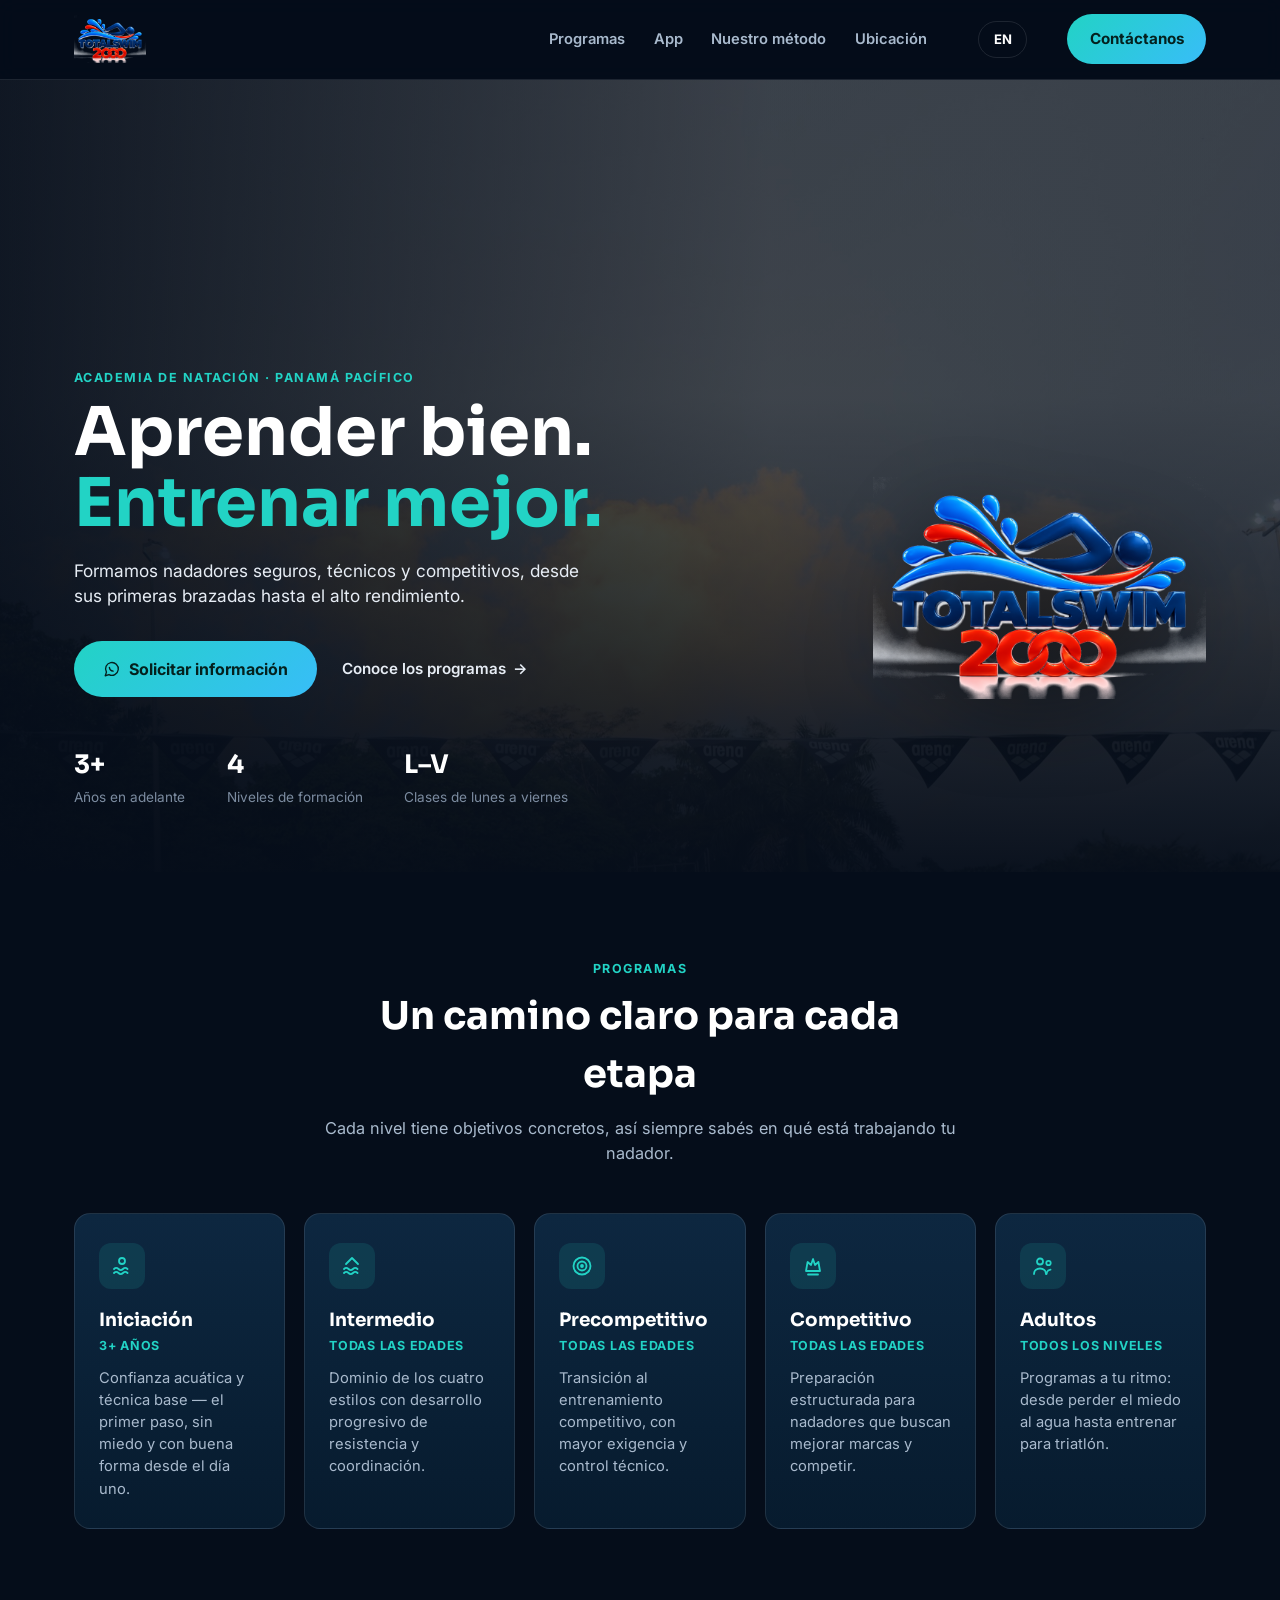
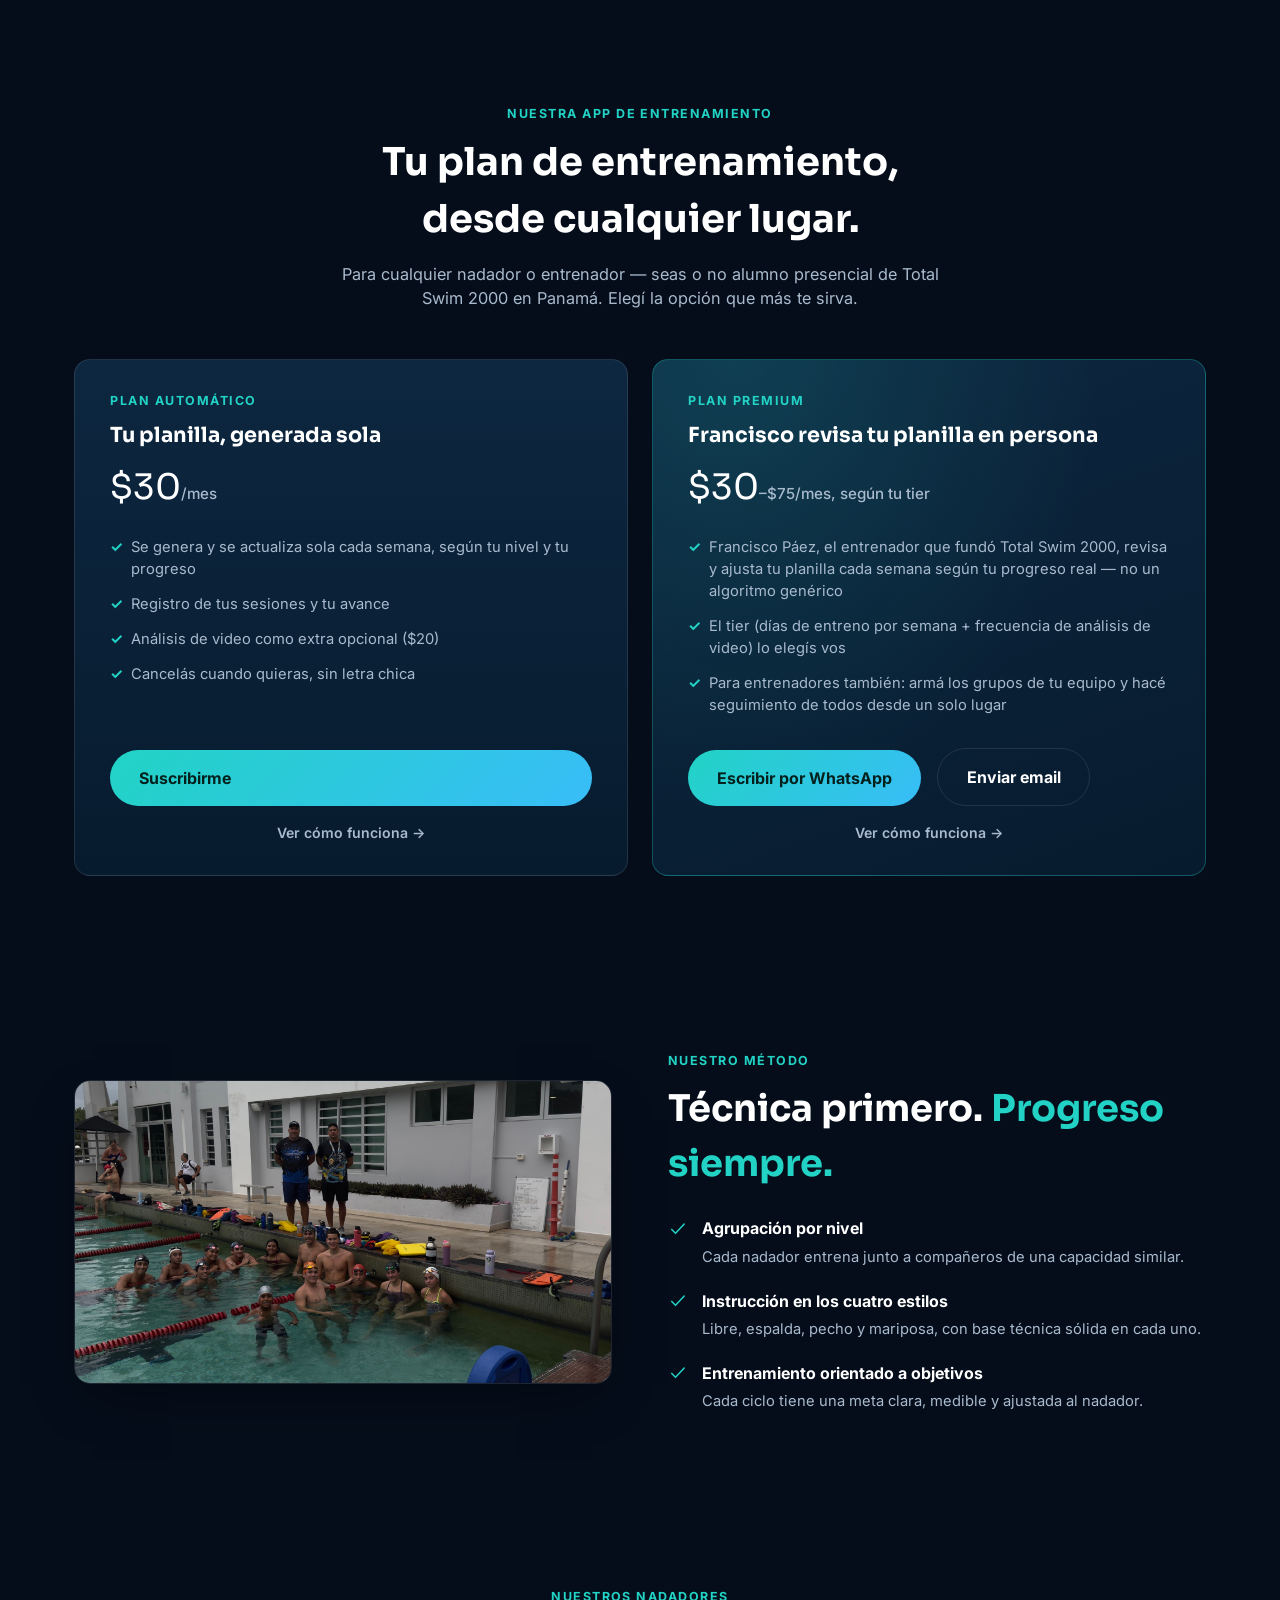
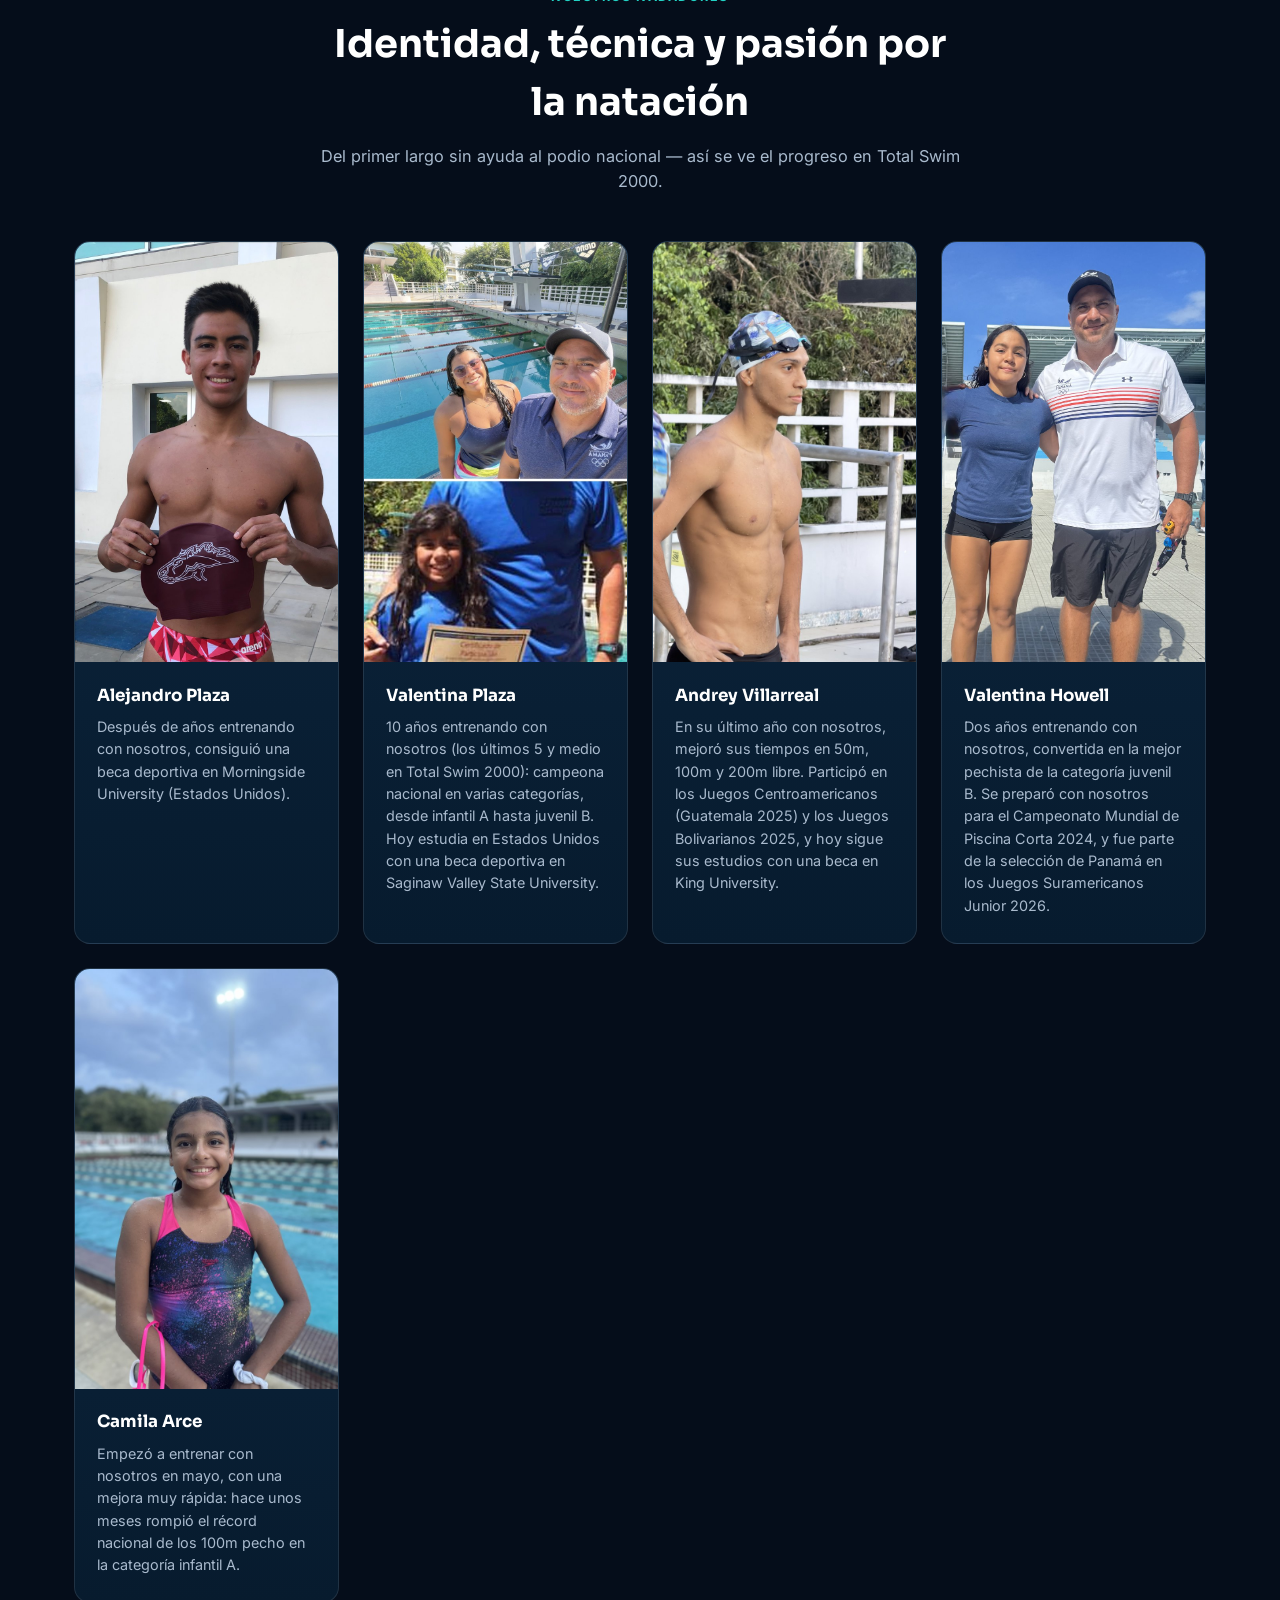
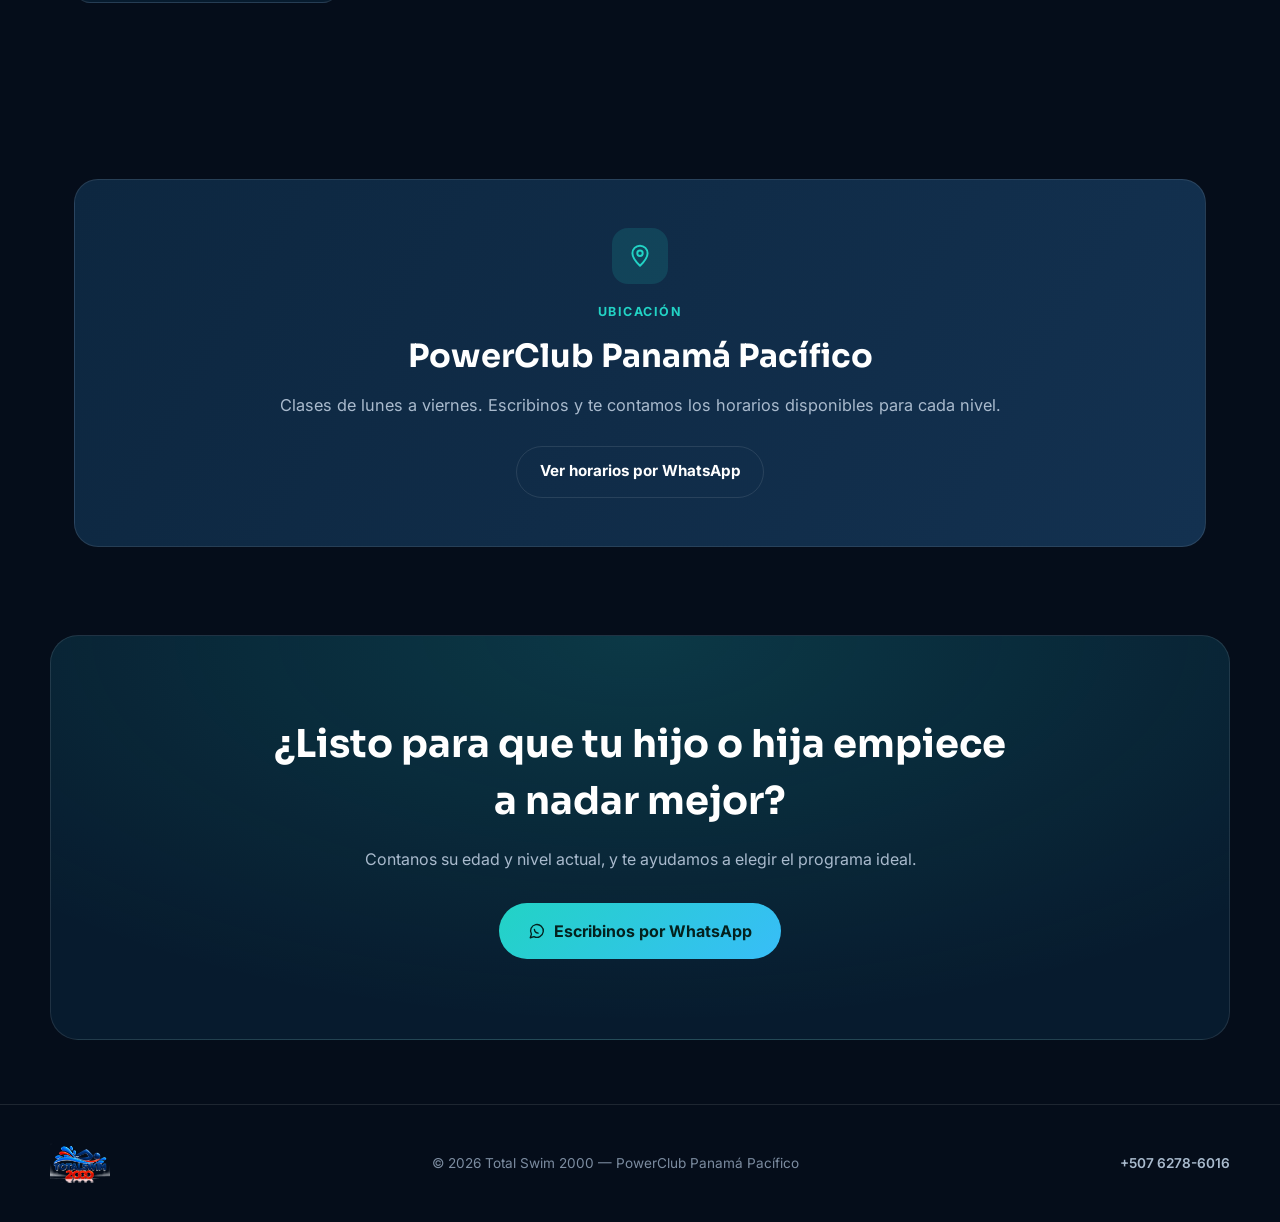
<file: index.html>
<!DOCTYPE html>
<html lang="es">
<head>
<meta charset="UTF-8">
<meta name="viewport" content="width=device-width, initial-scale=1, viewport-fit=cover">
<title>Total Swim 2000 · Academia de Natación · Panamá Pacífico</title>
<meta name="description" content="Formamos nadadores seguros, técnicos y competitivos, desde sus primeras brazadas hasta el alto rendimiento. Clases de lunes a viernes en PowerClub Panamá Pacífico.">
<meta name="theme-color" content="#071B2E">

<link rel="icon" href="/favicon.ico" sizes="any">
<link rel="icon" type="image/png" sizes="16x16" href="assets/favicon-16.png">
<link rel="icon" type="image/png" sizes="32x32" href="assets/favicon-32.png">
<link rel="icon" type="image/png" sizes="192x192" href="assets/favicon-192.png">
<link rel="apple-touch-icon" sizes="180x180" href="assets/apple-touch-icon.png">

<meta property="og:type" content="website">
<meta property="og:site_name" content="Total Swim 2000">
<meta property="og:url" content="https://totalswim2000.com/">
<meta property="og:title" content="Total Swim 2000 · Academia de Natación">
<meta property="og:description" content="Formamos nadadores seguros, técnicos y competitivos, desde sus primeras brazadas hasta el alto rendimiento.">
<meta property="og:image" content="https://totalswim2000.com/assets/photos/team-training.jpg">
<meta name="twitter:card" content="summary_large_image">
<meta name="twitter:title" content="Total Swim 2000 · Academia de Natación">
<meta name="twitter:description" content="Formamos nadadores seguros, técnicos y competitivos, desde sus primeras brazadas hasta el alto rendimiento.">
<meta name="twitter:image" content="https://totalswim2000.com/assets/photos/team-training.jpg">

<link rel="preconnect" href="https://fonts.googleapis.com">
<link rel="preconnect" href="https://fonts.gstatic.com" crossorigin>
<link href="https://fonts.googleapis.com/css2?family=Inter:wght@400;500;600;700;800&family=Sora:wght@600;700;800&display=swap" rel="stylesheet">
<link rel="stylesheet" href="css/styles.css">
</head>
<body>

<header class="topbar">
  <div class="topbar-inner">
    <a href="#top" class="brand">
      <img src="assets/logo.png" alt="Total Swim 2000" class="brand-logo">
    </a>
    <nav class="nav-links">
      <a href="#programas">Programas</a>
      <a href="#app">App</a>
      <a href="#metodo">Nuestro método</a>
      <a href="#ubicacion">Ubicación</a>
    </nav>
    <a class="btn btn-outline lang-switch" href="en/index.html">EN</a>
    <a class="btn btn-accent nav-cta" href="https://wa.me/50762786016?text=Hola%2C%20quiero%20informaci%C3%B3n%20sobre%20Total%20Swim%202000" target="_blank" rel="noopener">Contáctanos</a>
    <button class="hamburger" id="btn-hamburger" aria-label="Abrir menú" aria-expanded="false">
      <span></span><span></span><span></span>
    </button>
  </div>
  <nav class="nav-mobile" id="nav-mobile">
    <a href="#programas">Programas</a>
    <a href="#app">App</a>
    <a href="#metodo">Nuestro método</a>
    <a href="#ubicacion">Ubicación</a>
    <a href="en/index.html">Read in English</a>
    <a class="btn btn-accent" href="https://wa.me/50762786016?text=Hola%2C%20quiero%20informaci%C3%B3n%20sobre%20Total%20Swim%202000" target="_blank" rel="noopener">Contáctanos</a>
  </nav>
</header>

<main id="top">

  <section class="hero">
    <div class="hero-media" style="background-image:url('assets/photos/hero-pool.jpg')"></div>
    <div class="hero-scrim"></div>
    <div class="hero-content">
      <div class="hero-text">
        <p class="eyebrow">Academia de natación · Panamá Pacífico</p>
        <h1>Aprender bien. <span>Entrenar mejor.</span></h1>
        <p class="hero-sub">Formamos nadadores seguros, técnicos y competitivos, desde sus primeras brazadas hasta el alto rendimiento.</p>
        <div class="hero-actions">
          <a class="btn btn-accent btn-lg" href="https://wa.me/50762786016?text=Hola%2C%20quiero%20informaci%C3%B3n%20sobre%20Total%20Swim%202000" target="_blank" rel="noopener">
            <svg width="18" height="18" viewBox="0 0 24 24" fill="none" stroke="currentColor" stroke-width="1.8" stroke-linecap="round" stroke-linejoin="round"><path d="M3 21l1.6-4.8A8.5 8.5 0 1 1 8 19.4Z"/><path d="M8.5 9.8c.3 2.6 2.4 4.7 5 5"/></svg>
            Solicitar información
          </a>
          <a class="link-arrow" href="#programas">Conoce los programas <span aria-hidden="true">→</span></a>
        </div>
        <div class="hero-stats">
          <div><strong>3+</strong><span>Años en adelante</span></div>
          <div><strong>4</strong><span>Niveles de formación</span></div>
          <div><strong>L–V</strong><span>Clases de lunes a viernes</span></div>
        </div>
      </div>
      <div class="hero-logo">
        <img src="assets/logo.png" alt="Total Swim 2000">
      </div>
    </div>
  </section>

  <section class="section" id="programas">
    <div class="section-head">
      <p class="eyebrow">Programas</p>
      <h2>Un camino claro para cada etapa</h2>
      <p class="section-sub">Cada nivel tiene objetivos concretos, así siempre sabés en qué está trabajando tu nadador.</p>
    </div>
    <div class="programs-grid">
      <article class="program-card">
        <div class="program-icon">
          <svg width="24" height="24" viewBox="0 0 24 24" fill="none" stroke="currentColor" stroke-width="1.8" stroke-linecap="round" stroke-linejoin="round"><path d="M12 21C7 17 4 13.5 4 9.5a4.5 4.5 0 0 1 8-2.8A4.5 4.5 0 0 1 20 9.5c0 4-3 7.5-8 11.5Z" opacity=".0"/><path d="M4 15c1.5-1.5 3-1.5 4.5 0s3 1.5 4.5 0 3-1.5 4.5 0"/><path d="M4 19c1.5-1.5 3-1.5 4.5 0s3 1.5 4.5 0 3-1.5 4.5 0"/><circle cx="12" cy="7" r="3"/></svg>
        </div>
        <h3>Iniciación</h3>
        <p class="program-age">3+ años</p>
        <p>Confianza acuática y técnica base — el primer paso, sin miedo y con buena forma desde el día uno.</p>
      </article>
      <article class="program-card">
        <div class="program-icon">
          <svg width="24" height="24" viewBox="0 0 24 24" fill="none" stroke="currentColor" stroke-width="1.8" stroke-linecap="round" stroke-linejoin="round"><path d="M4 15c1.5-1.5 3-1.5 4.5 0s3 1.5 4.5 0 3-1.5 4.5 0"/><path d="M4 19c1.5-1.5 3-1.5 4.5 0s3 1.5 4.5 0 3-1.5 4.5 0"/><path d="M7 9l3-4 3 4M13 9l3-4 3 4" opacity=".0"/><path d="M6 10l6-6 6 6"/></svg>
        </div>
        <h3>Intermedio</h3>
        <p class="program-age">Todas las edades</p>
        <p>Dominio de los cuatro estilos con desarrollo progresivo de resistencia y coordinación.</p>
      </article>
      <article class="program-card">
        <div class="program-icon">
          <svg width="24" height="24" viewBox="0 0 24 24" fill="none" stroke="currentColor" stroke-width="1.8" stroke-linecap="round" stroke-linejoin="round"><circle cx="12" cy="12" r="8.5"/><circle cx="12" cy="12" r="4.5"/><circle cx="12" cy="12" r="1"/></svg>
        </div>
        <h3>Precompetitivo</h3>
        <p class="program-age">Todas las edades</p>
        <p>Transición al entrenamiento competitivo, con mayor exigencia y control técnico.</p>
      </article>
      <article class="program-card">
        <div class="program-icon">
          <svg width="24" height="24" viewBox="0 0 24 24" fill="none" stroke="currentColor" stroke-width="1.8" stroke-linecap="round" stroke-linejoin="round"><path d="M5 17h14l-1.6-9-3.4 3-2-6-2 6-3.4-3Z"/><path d="M7 20.5h10"/></svg>
        </div>
        <h3>Competitivo</h3>
        <p class="program-age">Todas las edades</p>
        <p>Preparación estructurada para nadadores que buscan mejorar marcas y competir.</p>
      </article>
      <article class="program-card">
        <div class="program-icon">
          <svg width="24" height="24" viewBox="0 0 24 24" fill="none" stroke="currentColor" stroke-width="1.8" stroke-linecap="round" stroke-linejoin="round"><circle cx="9" cy="7.5" r="3"/><path d="M3 20c0-3.3 2.7-5.5 6-5.5s6 2.2 6 5.5"/><circle cx="17.5" cy="9" r="2.2"/><path d="M15.6 20c.2-2.4 1.7-4 3.9-4.3"/></svg>
        </div>
        <h3>Adultos</h3>
        <p class="program-age">Todos los niveles</p>
        <p>Programas a tu ritmo: desde perder el miedo al agua hasta entrenar para triatlón.</p>
      </article>
    </div>
  </section>

  <section class="section" id="app">
    <div class="section-head">
      <p class="eyebrow">Nuestra app de entrenamiento</p>
      <h2>Tu plan de entrenamiento, <span>desde cualquier lugar.</span></h2>
      <p class="section-sub">Para cualquier nadador o entrenador — seas o no alumno presencial de Total Swim 2000 en Panamá. Elegí la opción que más te sirva.</p>
    </div>
    <div class="plans-grid">
      <article class="plan-card">
        <p class="eyebrow">Plan Automático</p>
        <h3>Tu planilla, generada sola</h3>
        <p class="plan-price">$30<span>/mes</span></p>
        <ul class="plan-features">
          <li>Se genera y se actualiza sola cada semana, según tu nivel y tu progreso</li>
          <li>Registro de tus sesiones y tu avance</li>
          <li>Análisis de video como extra opcional ($20)</li>
          <li>Cancelás cuando quieras, sin letra chica</li>
        </ul>
        <a class="btn btn-accent btn-lg" href="https://go.hotmart.com/V107844077X" target="_blank" rel="noopener">Suscribirme</a>
        <a class="plan-howto" href="como-funciona-automatico/">Ver cómo funciona →</a>
      </article>
      <article class="plan-card plan-card-premium">
        <p class="eyebrow">Plan Premium</p>
        <h3>Francisco revisa tu planilla en persona</h3>
        <p class="plan-price">$30<span>–$75/mes, según tu tier</span></p>
        <ul class="plan-features">
          <li>Francisco Páez, el entrenador que fundó Total Swim 2000, revisa y ajusta tu planilla cada semana según tu progreso real — no un algoritmo genérico</li>
          <li>El tier (días de entreno por semana + frecuencia de análisis de video) lo elegís vos</li>
          <li>Para entrenadores también: armá los grupos de tu equipo y hacé seguimiento de todos desde un solo lugar</li>
        </ul>
        <div class="app-promo-actions">
          <a class="btn btn-accent btn-lg" href="https://wa.me/50762786016?text=Hola%2C%20quiero%20informaci%C3%B3n%20sobre%20el%20plan%20Premium%20de%20Total%20Swim%202000" target="_blank" rel="noopener">Escribir por WhatsApp</a>
          <a class="btn btn-outline btn-lg" href="mailto:microappsinteractivas@totalswim2000.com?subject=Plan%20Premium%20Total%20Swim%202000">Enviar email</a>
        </div>
        <a class="plan-howto" href="como-funciona/">Ver cómo funciona →</a>
      </article>
    </div>
  </section>

  <section class="section method" id="metodo">
    <div class="method-photo">
      <img src="assets/photos/team-training.jpg" alt="Entrenadores y nadadores de Total Swim 2000 en la piscina" loading="lazy">
    </div>
    <div class="method-copy">
      <p class="eyebrow">Nuestro método</p>
      <h2>Técnica primero. <span>Progreso siempre.</span></h2>
      <ul class="method-list">
        <li>
          <svg width="20" height="20" viewBox="0 0 24 24" fill="none" stroke="currentColor" stroke-width="1.8" stroke-linecap="round" stroke-linejoin="round"><path d="M4.5 12.5 9 17l10.5-11"/></svg>
          <div><strong>Agrupación por nivel</strong><span>Cada nadador entrena junto a compañeros de una capacidad similar.</span></div>
        </li>
        <li>
          <svg width="20" height="20" viewBox="0 0 24 24" fill="none" stroke="currentColor" stroke-width="1.8" stroke-linecap="round" stroke-linejoin="round"><path d="M4.5 12.5 9 17l10.5-11"/></svg>
          <div><strong>Instrucción en los cuatro estilos</strong><span>Libre, espalda, pecho y mariposa, con base técnica sólida en cada uno.</span></div>
        </li>
        <li>
          <svg width="20" height="20" viewBox="0 0 24 24" fill="none" stroke="currentColor" stroke-width="1.8" stroke-linecap="round" stroke-linejoin="round"><path d="M4.5 12.5 9 17l10.5-11"/></svg>
          <div><strong>Entrenamiento orientado a objetivos</strong><span>Cada ciclo tiene una meta clara, medible y ajustada al nadador.</span></div>
        </li>
      </ul>
    </div>
  </section>

  <section class="section achievements">
    <div class="section-head">
      <p class="eyebrow">Nuestros nadadores</p>
      <h2>Identidad, técnica y pasión por la natación</h2>
      <p class="section-sub">Del primer largo sin ayuda al podio nacional — así se ve el progreso en Total Swim 2000.</p>
    </div>
    <div class="achv-cards">
      <article class="achv-card">
        <img src="assets/photos/achievement-alejandro-plaza.jpg" alt="Alejandro Plaza, nadador de Total Swim 2000" loading="lazy">
        <div class="achv-card-body">
          <h3>Alejandro Plaza</h3>
          <p>Después de años entrenando con nosotros, consiguió una beca deportiva en Morningside University (Estados Unidos).</p>
        </div>
      </article>
      <article class="achv-card">
        <img src="assets/photos/achievement-valentina-plaza.jpg" alt="Valentina Plaza, nadadora de Total Swim 2000" loading="lazy">
        <div class="achv-card-body">
          <h3>Valentina Plaza</h3>
          <p>10 años entrenando con nosotros (los últimos 5 y medio en Total Swim 2000): campeona nacional en varias categorías, desde infantil A hasta juvenil B. Hoy estudia en Estados Unidos con una beca deportiva en Saginaw Valley State University.</p>
        </div>
      </article>
      <article class="achv-card">
        <img src="assets/photos/achievement-andrey-villarreal.jpg" alt="Andrey Villarreal, nadador de Total Swim 2000" loading="lazy">
        <div class="achv-card-body">
          <h3>Andrey Villarreal</h3>
          <p>En su último año con nosotros, mejoró sus tiempos en 50m, 100m y 200m libre. Participó en los Juegos Centroamericanos (Guatemala 2025) y los Juegos Bolivarianos 2025, y hoy sigue sus estudios con una beca en King University.</p>
        </div>
      </article>
      <article class="achv-card">
        <img src="assets/photos/achievement-valentina-howell.jpg" alt="Valentina Howell, nadadora de Total Swim 2000" loading="lazy">
        <div class="achv-card-body">
          <h3>Valentina Howell</h3>
          <p>Dos años entrenando con nosotros, convertida en la mejor pechista de la categoría juvenil B. Se preparó con nosotros para el Campeonato Mundial de Piscina Corta 2024, y fue parte de la selección de Panamá en los Juegos Suramericanos Junior 2026.</p>
        </div>
      </article>
      <article class="achv-card">
        <img src="assets/photos/achievement-camila-arce.jpg" alt="Camila Arce, nadadora de Total Swim 2000" loading="lazy">
        <div class="achv-card-body">
          <h3>Camila Arce</h3>
          <p>Empezó a entrenar con nosotros en mayo, con una mejora muy rápida: hace unos meses rompió el récord nacional de los 100m pecho en la categoría infantil A.</p>
        </div>
      </article>
    </div>
  </section>

  <section class="section location" id="ubicacion">
    <div class="location-box">
      <div class="location-icon">
        <svg width="26" height="26" viewBox="0 0 24 24" fill="none" stroke="currentColor" stroke-width="1.8" stroke-linecap="round" stroke-linejoin="round"><path d="M12 21S5 14.4 5 9.5a7 7 0 0 1 14 0C19 14.4 12 21 12 21Z"/><circle cx="12" cy="9.5" r="2.5"/></svg>
      </div>
      <div>
        <p class="eyebrow">Ubicación</p>
        <h2>PowerClub Panamá Pacífico</h2>
        <p class="section-sub">Clases de lunes a viernes. Escribinos y te contamos los horarios disponibles para cada nivel.</p>
      </div>
      <a class="btn btn-outline" href="https://wa.me/50762786016?text=Hola%2C%20quiero%20informaci%C3%B3n%20sobre%20los%20horarios" target="_blank" rel="noopener">Ver horarios por WhatsApp</a>
    </div>
  </section>

  <section class="cta-band">
    <h2>¿Listo para que tu hijo o hija empiece a nadar mejor?</h2>
    <p>Contanos su edad y nivel actual, y te ayudamos a elegir el programa ideal.</p>
    <a class="btn btn-accent btn-lg" href="https://wa.me/50762786016?text=Hola%2C%20quiero%20informaci%C3%B3n%20sobre%20Total%20Swim%202000" target="_blank" rel="noopener">
      <svg width="18" height="18" viewBox="0 0 24 24" fill="none" stroke="currentColor" stroke-width="1.8" stroke-linecap="round" stroke-linejoin="round"><path d="M3 21l1.6-4.8A8.5 8.5 0 1 1 8 19.4Z"/><path d="M8.5 9.8c.3 2.6 2.4 4.7 5 5"/></svg>
      Escribinos por WhatsApp
    </a>
  </section>

</main>

<footer class="site-footer">
  <div class="footer-inner">
    <img src="assets/logo.png" alt="Total Swim 2000" class="brand-logo footer-logo">
    <p>© 2026 Total Swim 2000 — PowerClub Panamá Pacífico</p>
    <a href="https://wa.me/50762786016" target="_blank" rel="noopener">+507 6278-6016</a>
  </div>
</footer>

<script src="js/app.js"></script>
</body>
</html>
</file>
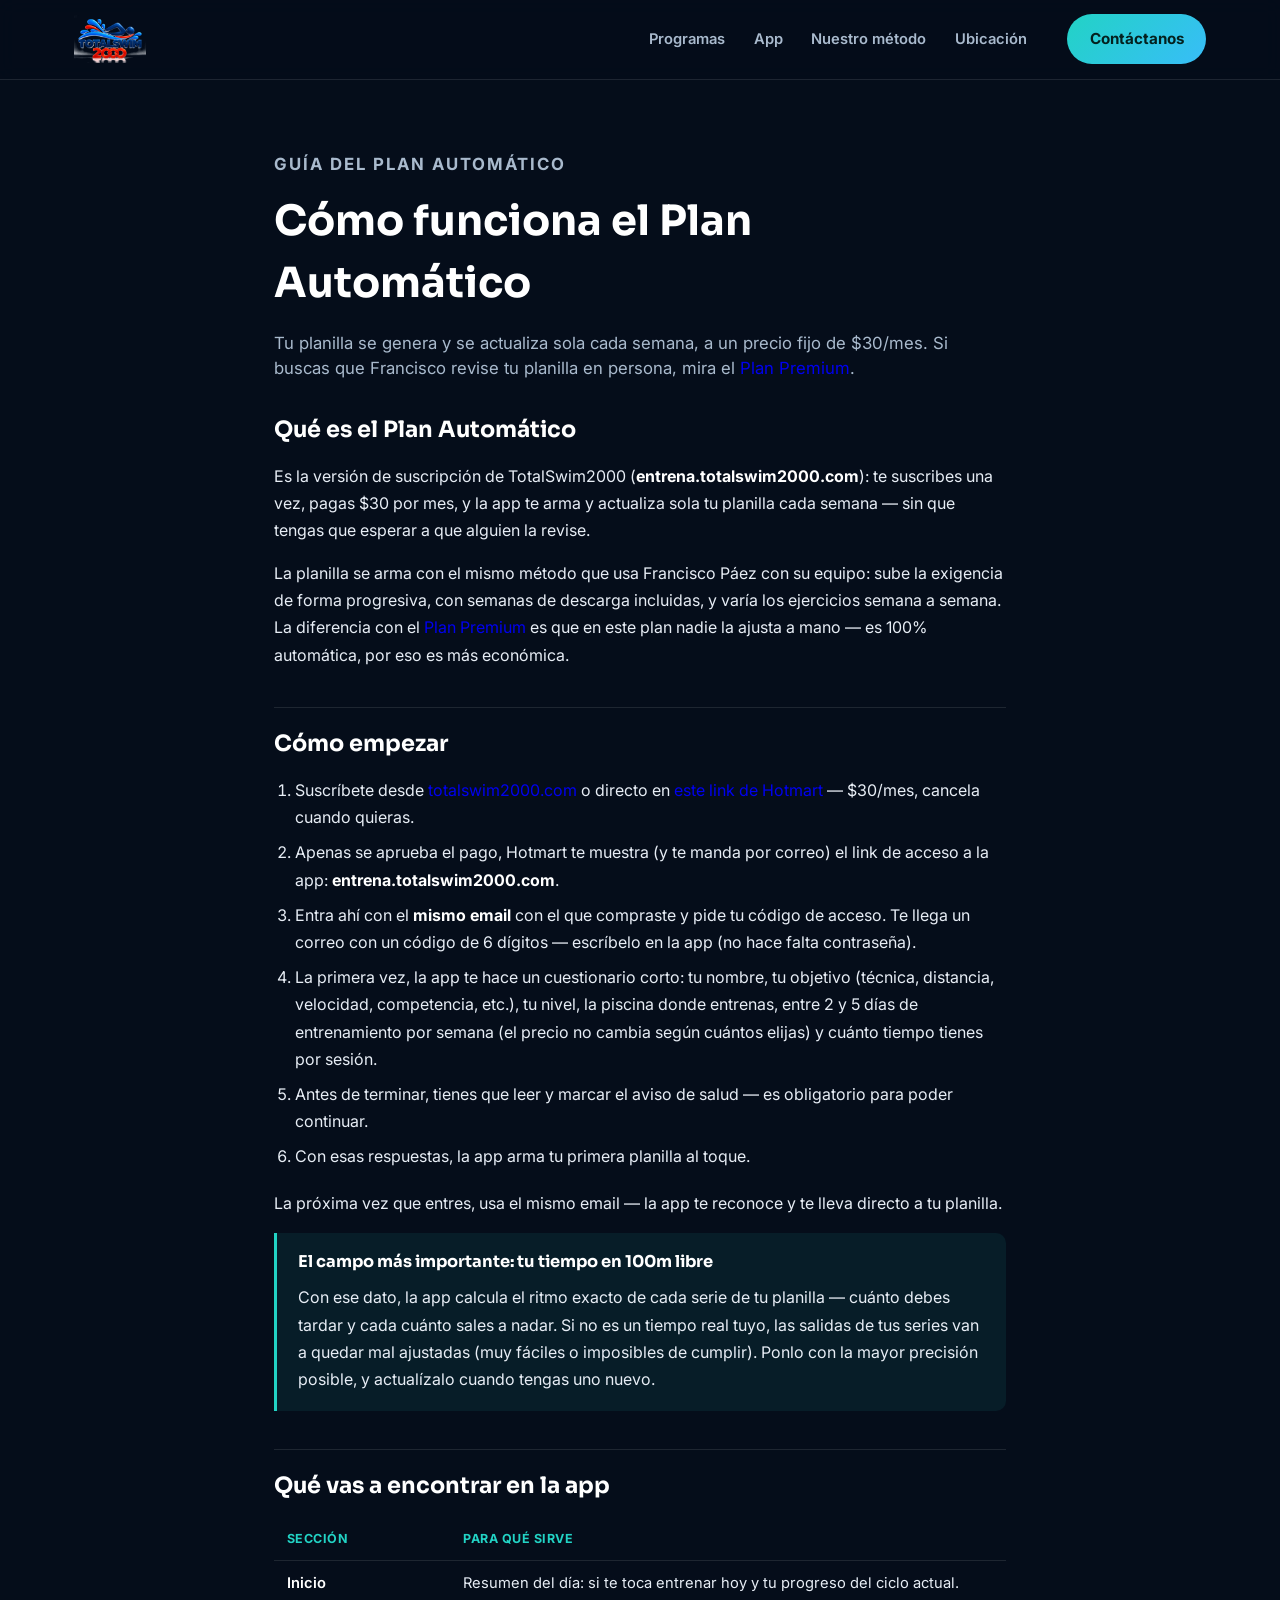
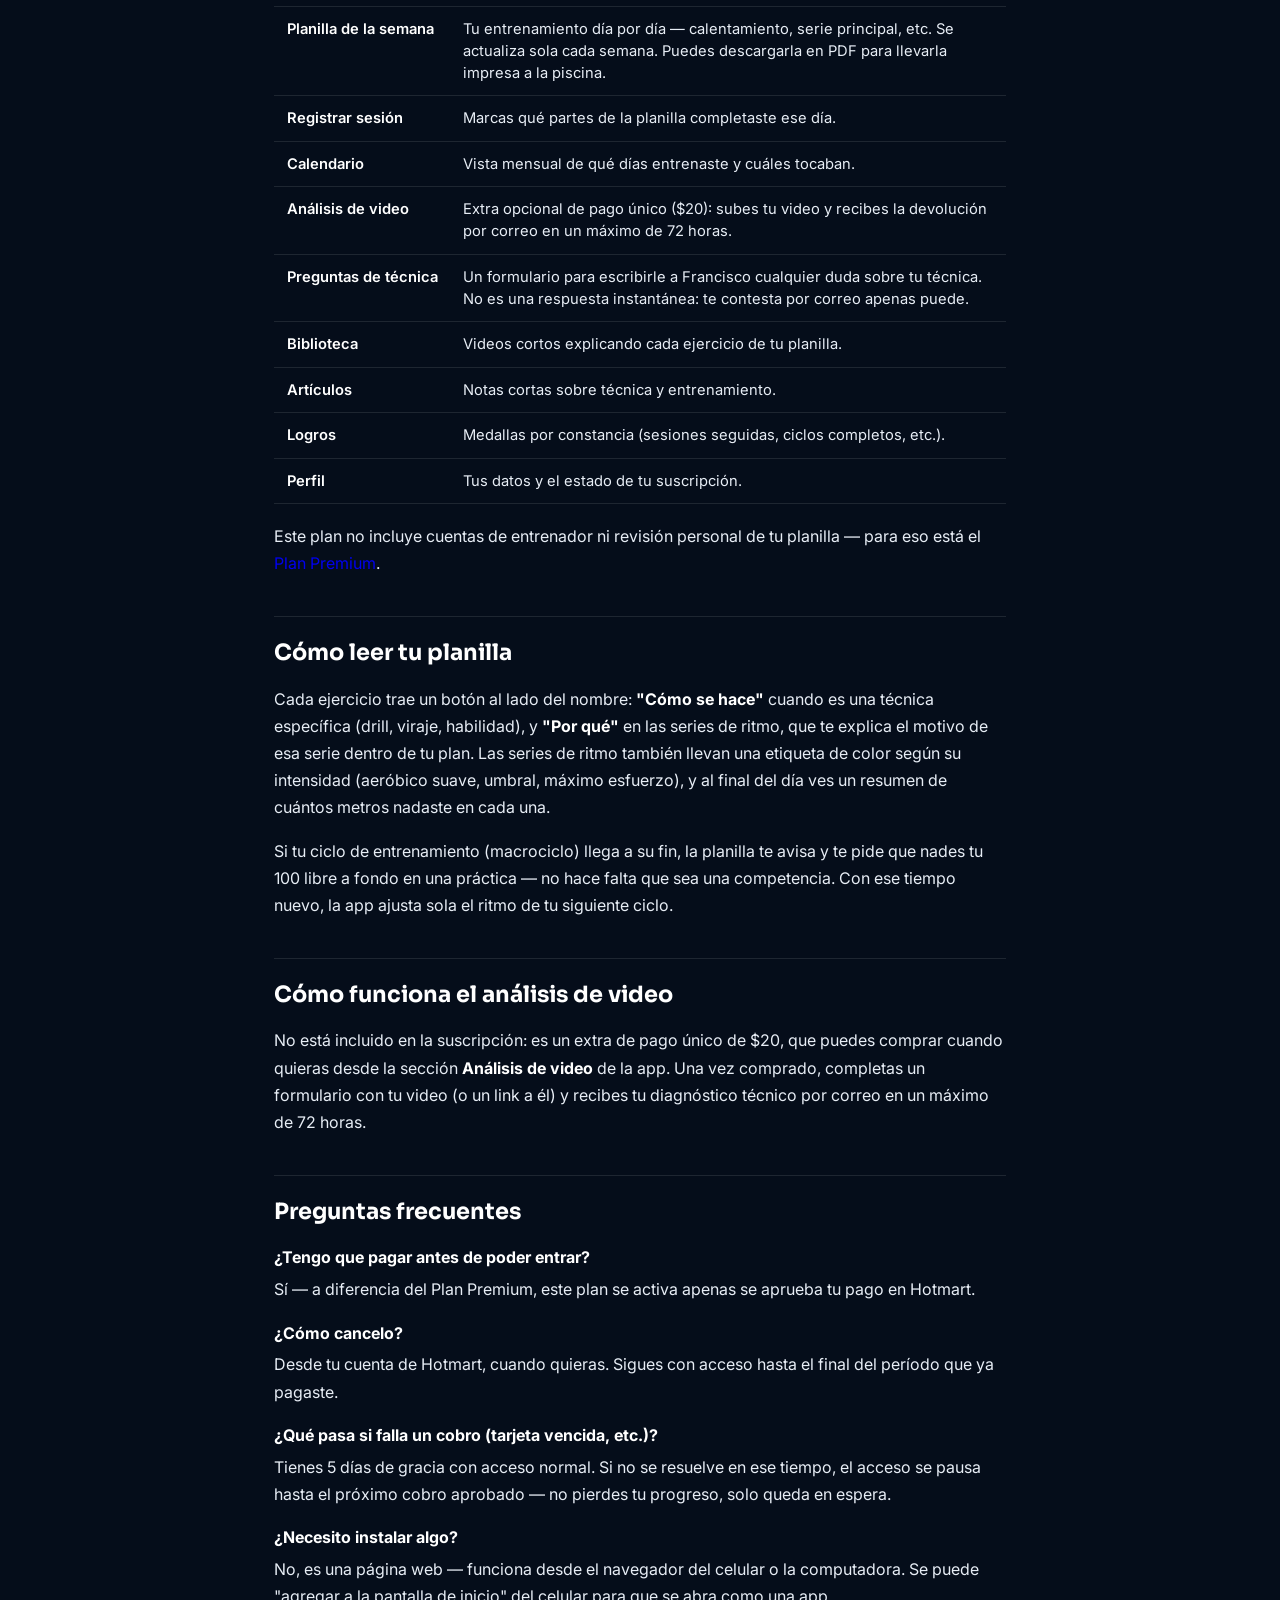
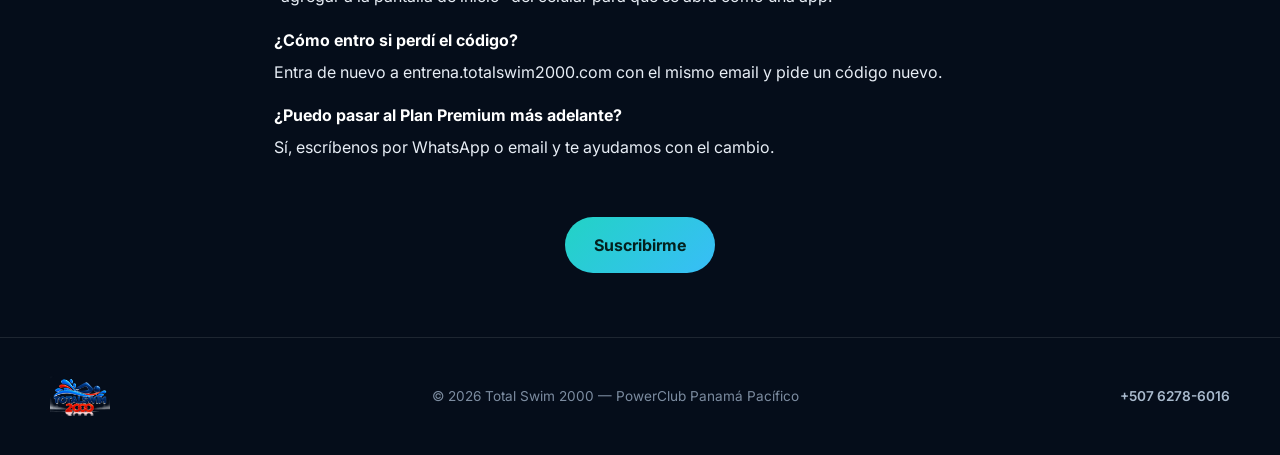
<file: como-funciona-automatico/index.html>
<!DOCTYPE html>
<html lang="es">
<head>
<meta charset="UTF-8">
<meta name="viewport" content="width=device-width, initial-scale=1, viewport-fit=cover">
<title>Cómo funciona el Plan Automático · Total Swim 2000</title>
<meta name="description" content="Guía del Plan Automático de Total Swim 2000: cómo suscribirte, cómo entrar y qué vas a encontrar en la app.">
<meta name="theme-color" content="#071B2E">

<link rel="icon" href="/favicon.ico" sizes="any">
<link rel="icon" type="image/png" sizes="16x16" href="../assets/favicon-16.png">
<link rel="icon" type="image/png" sizes="32x32" href="../assets/favicon-32.png">
<link rel="icon" type="image/png" sizes="192x192" href="../assets/favicon-192.png">
<link rel="apple-touch-icon" sizes="180x180" href="../assets/apple-touch-icon.png">

<meta property="og:type" content="website">
<meta property="og:site_name" content="Total Swim 2000">
<meta property="og:url" content="https://totalswim2000.com/como-funciona-automatico/">
<meta property="og:title" content="Cómo funciona el Plan Automático · Total Swim 2000">
<meta property="og:description" content="Guía del Plan Automático de Total Swim 2000: cómo suscribirte, cómo entrar y qué vas a encontrar en la app.">
<meta property="og:image" content="https://totalswim2000.com/assets/photos/team-training.jpg">
<meta name="twitter:card" content="summary_large_image">
<meta name="twitter:title" content="Cómo funciona el Plan Automático · Total Swim 2000">
<meta name="twitter:image" content="https://totalswim2000.com/assets/photos/team-training.jpg">

<link rel="preconnect" href="https://fonts.googleapis.com">
<link rel="preconnect" href="https://fonts.gstatic.com" crossorigin>
<link href="https://fonts.googleapis.com/css2?family=Inter:wght@400;500;600;700;800&family=Sora:wght@600;700;800&display=swap" rel="stylesheet">
<link rel="stylesheet" href="../css/styles.css">
</head>
<body>

<header class="topbar">
  <div class="topbar-inner">
    <a href="../index.html" class="brand">
      <img src="../assets/logo.png" alt="Total Swim 2000" class="brand-logo">
    </a>
    <nav class="nav-links">
      <a href="../index.html#programas">Programas</a>
      <a href="../index.html#app">App</a>
      <a href="../index.html#metodo">Nuestro método</a>
      <a href="../index.html#ubicacion">Ubicación</a>
    </nav>
    <a class="btn btn-accent nav-cta" href="https://wa.me/50762786016?text=Hola%2C%20quiero%20informaci%C3%B3n%20sobre%20Total%20Swim%202000" target="_blank" rel="noopener">Contáctanos</a>
    <button class="hamburger" id="btn-hamburger" aria-label="Abrir menú" aria-expanded="false">
      <span></span><span></span><span></span>
    </button>
  </div>
  <nav class="nav-mobile" id="nav-mobile">
    <a href="../index.html#programas">Programas</a>
    <a href="../index.html#app">App</a>
    <a href="../index.html#metodo">Nuestro método</a>
    <a href="../index.html#ubicacion">Ubicación</a>
    <a class="btn btn-accent" href="https://wa.me/50762786016?text=Hola%2C%20quiero%20informaci%C3%B3n%20sobre%20Total%20Swim%202000" target="_blank" rel="noopener">Contáctanos</a>
  </nav>
</header>

<main>
  <div class="article-header">
    <p class="eyebrow">Guía del Plan Automático</p>
    <h1>Cómo funciona el Plan Automático</h1>
    <p>Tu planilla se genera y se actualiza sola cada semana, a un precio fijo de $30/mes. Si buscas que Francisco revise tu planilla en persona, mira el <a href="../como-funciona/">Plan Premium</a>.</p>
  </div>

  <article class="prose">
    <h2>Qué es el Plan Automático</h2>
    <p>Es la versión de suscripción de TotalSwim2000 (<strong>entrena.totalswim2000.com</strong>): te suscribes una vez, pagas $30 por mes, y la app te arma y actualiza sola tu planilla cada semana — sin que tengas que esperar a que alguien la revise.</p>
    <p>La planilla se arma con el mismo método que usa Francisco Páez con su equipo: sube la exigencia de forma progresiva, con semanas de descarga incluidas, y varía los ejercicios semana a semana. La diferencia con el <a href="../como-funciona/">Plan Premium</a> es que en este plan nadie la ajusta a mano — es 100% automática, por eso es más económica.</p>

    <h2>Cómo empezar</h2>
    <ol>
      <li>Suscríbete desde <a href="../index.html#app">totalswim2000.com</a> o directo en <a href="https://go.hotmart.com/V107844077X" target="_blank" rel="noopener">este link de Hotmart</a> — $30/mes, cancela cuando quieras.</li>
      <li>Apenas se aprueba el pago, Hotmart te muestra (y te manda por correo) el link de acceso a la app: <strong>entrena.totalswim2000.com</strong>.</li>
      <li>Entra ahí con el <strong>mismo email</strong> con el que compraste y pide tu código de acceso. Te llega un correo con un código de 6 dígitos — escríbelo en la app (no hace falta contraseña).</li>
      <li>La primera vez, la app te hace un cuestionario corto: tu nombre, tu objetivo (técnica, distancia, velocidad, competencia, etc.), tu nivel, la piscina donde entrenas, entre 2 y 5 días de entrenamiento por semana (el precio no cambia según cuántos elijas) y cuánto tiempo tienes por sesión.</li>
      <li>Antes de terminar, tienes que leer y marcar el aviso de salud — es obligatorio para poder continuar.</li>
      <li>Con esas respuestas, la app arma tu primera planilla al toque.</li>
    </ol>
    <p>La próxima vez que entres, usa el mismo email — la app te reconoce y te lleva directo a tu planilla.</p>

    <div class="callout">
      <h3>El campo más importante: tu tiempo en 100m libre</h3>
      <p>Con ese dato, la app calcula el ritmo exacto de cada serie de tu planilla — cuánto debes tardar y cada cuánto sales a nadar. Si no es un tiempo real tuyo, las salidas de tus series van a quedar mal ajustadas (muy fáciles o imposibles de cumplir). Ponlo con la mayor precisión posible, y actualízalo cuando tengas uno nuevo.</p>
    </div>

    <h2>Qué vas a encontrar en la app</h2>
    <table>
      <tr><th>Sección</th><th>Para qué sirve</th></tr>
      <tr><td>Inicio</td><td>Resumen del día: si te toca entrenar hoy y tu progreso del ciclo actual.</td></tr>
      <tr><td>Planilla de la semana</td><td>Tu entrenamiento día por día — calentamiento, serie principal, etc. Se actualiza sola cada semana. Puedes descargarla en PDF para llevarla impresa a la piscina.</td></tr>
      <tr><td>Registrar sesión</td><td>Marcas qué partes de la planilla completaste ese día.</td></tr>
      <tr><td>Calendario</td><td>Vista mensual de qué días entrenaste y cuáles tocaban.</td></tr>
      <tr><td>Análisis de video</td><td>Extra opcional de pago único ($20): subes tu video y recibes la devolución por correo en un máximo de 72 horas.</td></tr>
      <tr><td>Preguntas de técnica</td><td>Un formulario para escribirle a Francisco cualquier duda sobre tu técnica. No es una respuesta instantánea: te contesta por correo apenas puede.</td></tr>
      <tr><td>Biblioteca</td><td>Videos cortos explicando cada ejercicio de tu planilla.</td></tr>
      <tr><td>Artículos</td><td>Notas cortas sobre técnica y entrenamiento.</td></tr>
      <tr><td>Logros</td><td>Medallas por constancia (sesiones seguidas, ciclos completos, etc.).</td></tr>
      <tr><td>Perfil</td><td>Tus datos y el estado de tu suscripción.</td></tr>
    </table>
    <p>Este plan no incluye cuentas de entrenador ni revisión personal de tu planilla — para eso está el <a href="../como-funciona/">Plan Premium</a>.</p>

    <h2>Cómo leer tu planilla</h2>
    <p>Cada ejercicio trae un botón al lado del nombre: <strong>"Cómo se hace"</strong> cuando es una técnica específica (drill, viraje, habilidad), y <strong>"Por qué"</strong> en las series de ritmo, que te explica el motivo de esa serie dentro de tu plan. Las series de ritmo también llevan una etiqueta de color según su intensidad (aeróbico suave, umbral, máximo esfuerzo), y al final del día ves un resumen de cuántos metros nadaste en cada una.</p>
    <p>Si tu ciclo de entrenamiento (macrociclo) llega a su fin, la planilla te avisa y te pide que nades tu 100 libre a fondo en una práctica — no hace falta que sea una competencia. Con ese tiempo nuevo, la app ajusta sola el ritmo de tu siguiente ciclo.</p>

    <h2>Cómo funciona el análisis de video</h2>
    <p>No está incluido en la suscripción: es un extra de pago único de $20, que puedes comprar cuando quieras desde la sección <strong>Análisis de video</strong> de la app. Una vez comprado, completas un formulario con tu video (o un link a él) y recibes tu diagnóstico técnico por correo en un máximo de 72 horas.</p>

    <h2>Preguntas frecuentes</h2>
    <p class="faq-q">¿Tengo que pagar antes de poder entrar?</p>
    <p>Sí — a diferencia del Plan Premium, este plan se activa apenas se aprueba tu pago en Hotmart.</p>
    <p class="faq-q">¿Cómo cancelo?</p>
    <p>Desde tu cuenta de Hotmart, cuando quieras. Sigues con acceso hasta el final del período que ya pagaste.</p>
    <p class="faq-q">¿Qué pasa si falla un cobro (tarjeta vencida, etc.)?</p>
    <p>Tienes 5 días de gracia con acceso normal. Si no se resuelve en ese tiempo, el acceso se pausa hasta el próximo cobro aprobado — no pierdes tu progreso, solo queda en espera.</p>
    <p class="faq-q">¿Necesito instalar algo?</p>
    <p>No, es una página web — funciona desde el navegador del celular o la computadora. Se puede "agregar a la pantalla de inicio" del celular para que se abra como una app.</p>
    <p class="faq-q">¿Cómo entro si perdí el código?</p>
    <p>Entra de nuevo a entrena.totalswim2000.com con el mismo email y pide un código nuevo.</p>
    <p class="faq-q">¿Puedo pasar al Plan Premium más adelante?</p>
    <p>Sí, escríbenos por WhatsApp o email y te ayudamos con el cambio.</p>

    <div class="cta-inline">
      <a class="btn btn-accent btn-lg" href="https://go.hotmart.com/V107844077X" target="_blank" rel="noopener">Suscribirme</a>
    </div>
  </article>
</main>

<footer class="site-footer">
  <div class="footer-inner">
    <img src="../assets/logo.png" alt="Total Swim 2000" class="brand-logo footer-logo">
    <p>© 2026 Total Swim 2000 — PowerClub Panamá Pacífico</p>
    <a href="https://wa.me/50762786016" target="_blank" rel="noopener">+507 6278-6016</a>
  </div>
</footer>

<script src="../js/app.js"></script>
</body>
</html>
</file>
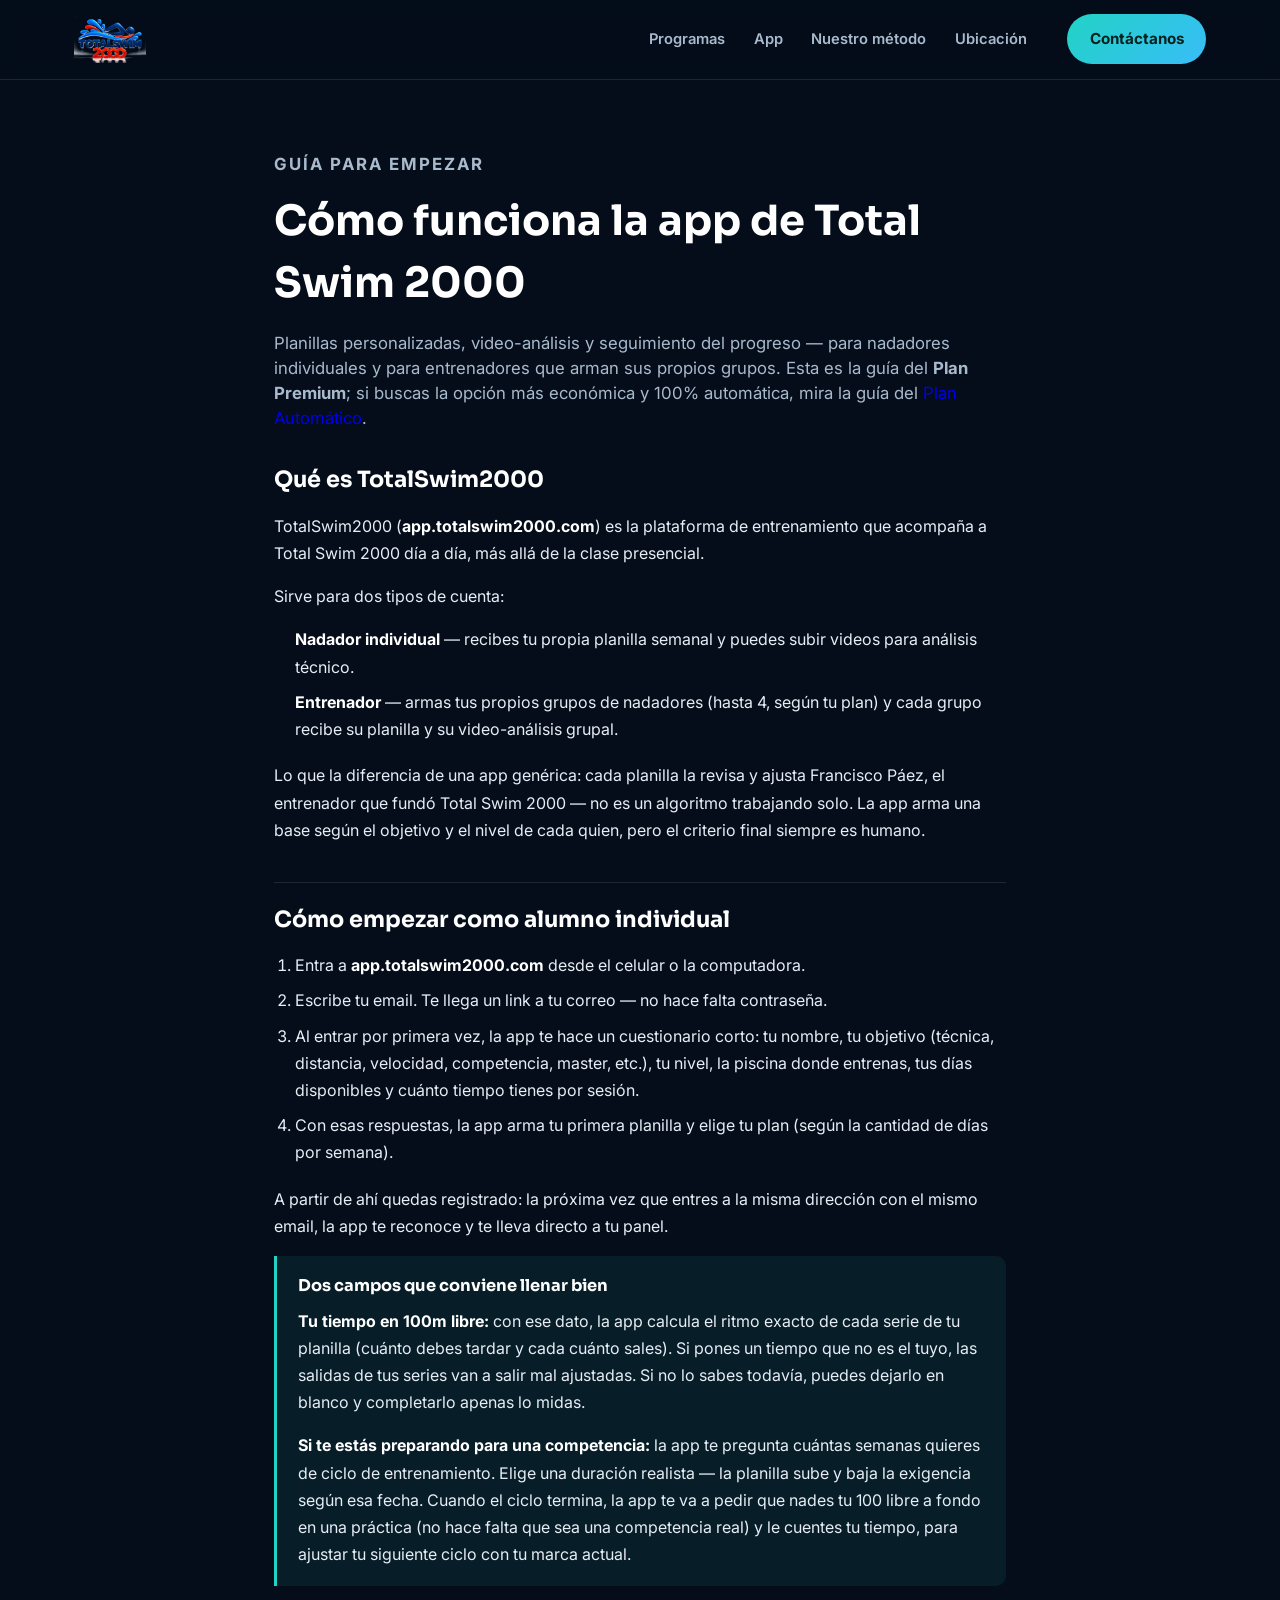
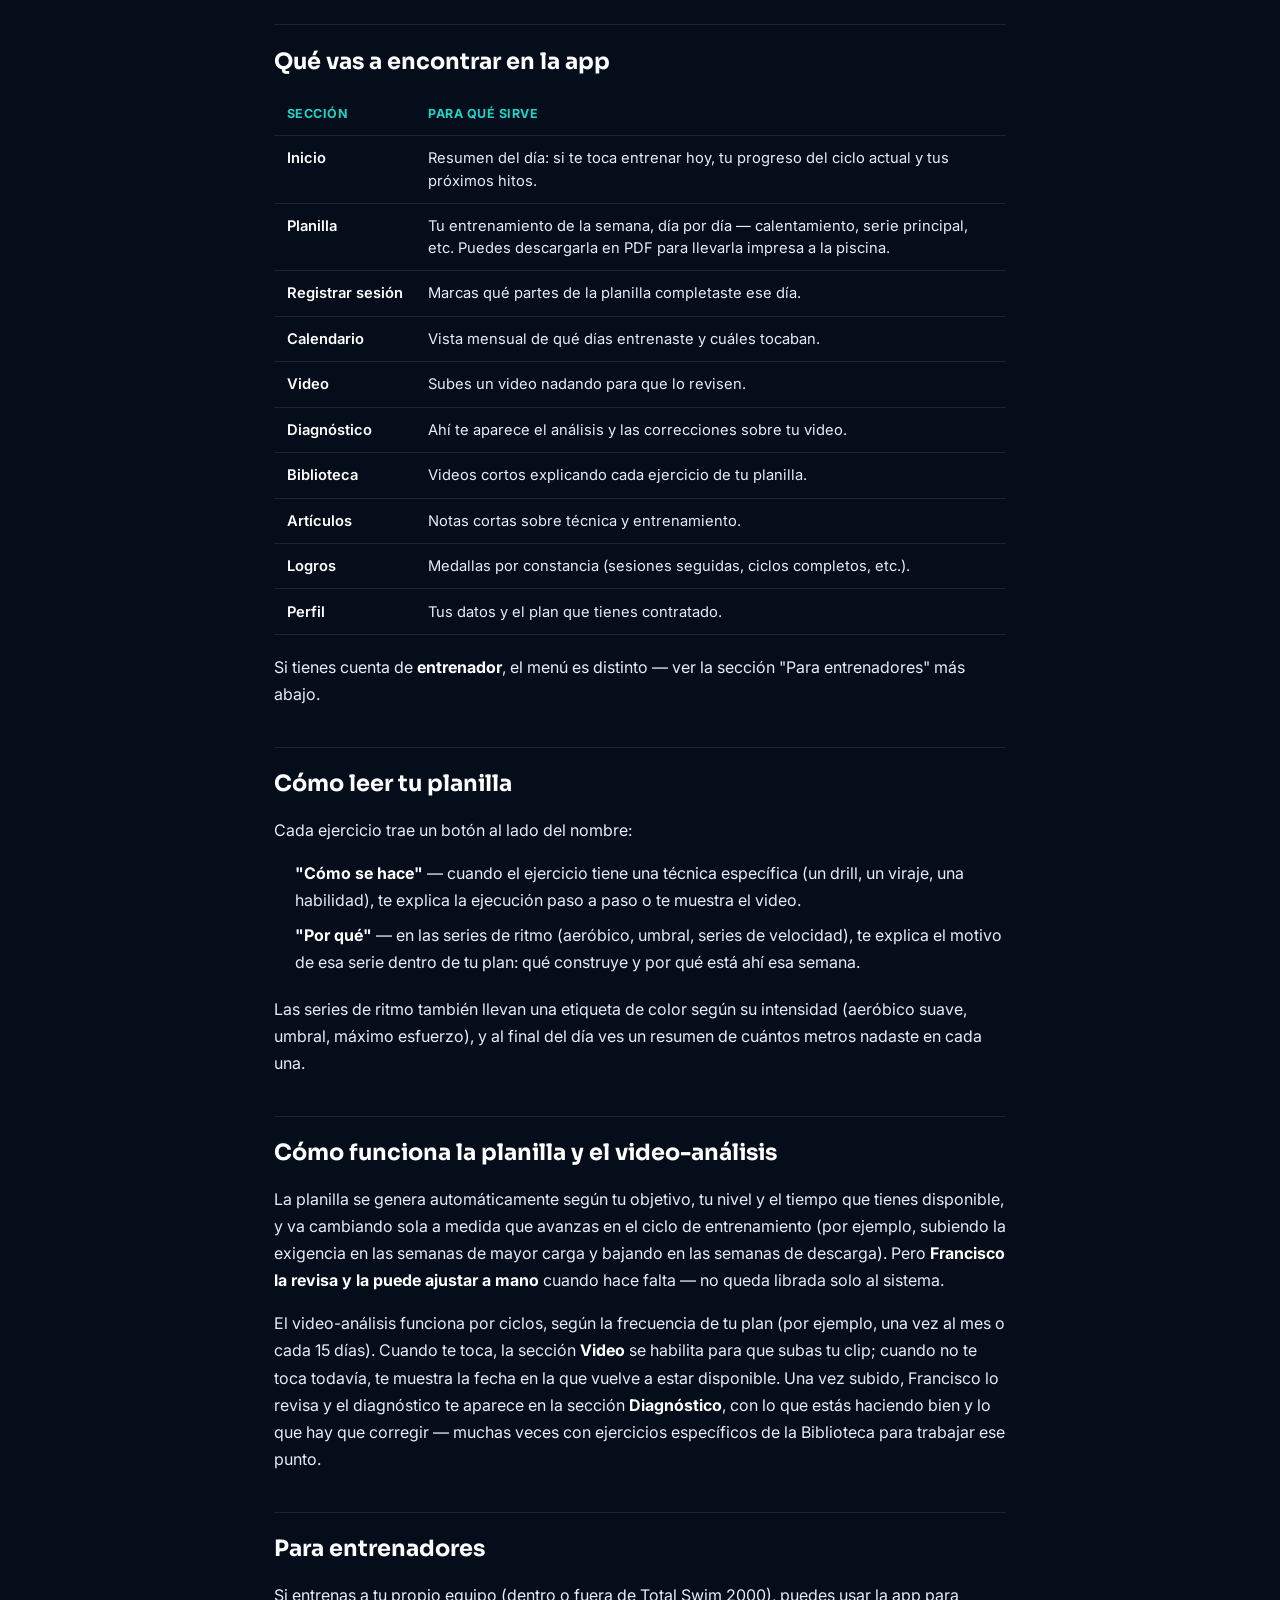
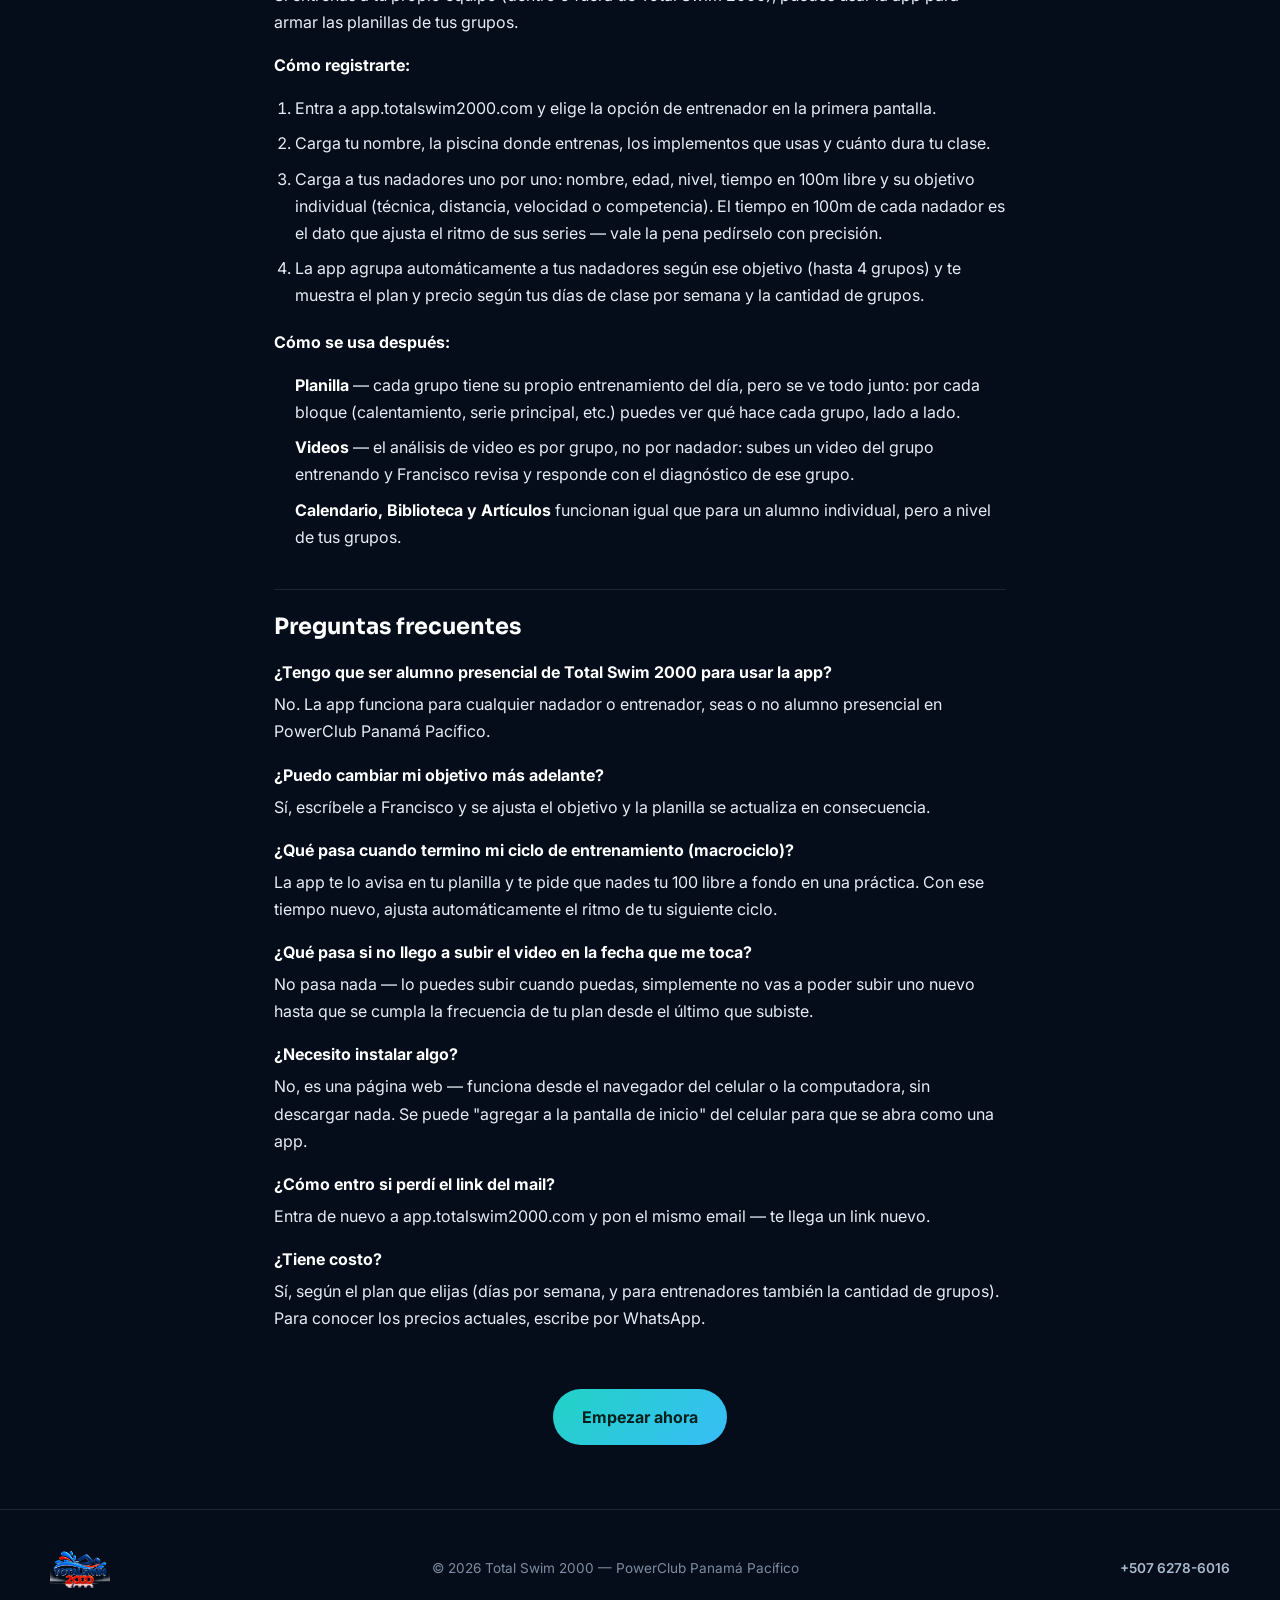
<file: como-funciona/index.html>
<!DOCTYPE html>
<html lang="es">
<head>
<meta charset="UTF-8">
<meta name="viewport" content="width=device-width, initial-scale=1, viewport-fit=cover">
<title>Cómo funciona la app · Total Swim 2000</title>
<meta name="description" content="Guía para empezar a usar la app de entrenamiento de Total Swim 2000: cómo registrarte, qué vas a encontrar, y cómo funciona para alumnos y para entrenadores.">
<meta name="theme-color" content="#071B2E">

<link rel="icon" href="/favicon.ico" sizes="any">
<link rel="icon" type="image/png" sizes="16x16" href="../assets/favicon-16.png">
<link rel="icon" type="image/png" sizes="32x32" href="../assets/favicon-32.png">
<link rel="icon" type="image/png" sizes="192x192" href="../assets/favicon-192.png">
<link rel="apple-touch-icon" sizes="180x180" href="../assets/apple-touch-icon.png">

<meta property="og:type" content="website">
<meta property="og:site_name" content="Total Swim 2000">
<meta property="og:url" content="https://totalswim2000.com/como-funciona/">
<meta property="og:title" content="Cómo funciona la app · Total Swim 2000">
<meta property="og:description" content="Guía para empezar a usar la app de entrenamiento de Total Swim 2000.">
<meta property="og:image" content="https://totalswim2000.com/assets/photos/team-training.jpg">
<meta name="twitter:card" content="summary_large_image">
<meta name="twitter:title" content="Cómo funciona la app · Total Swim 2000">
<meta name="twitter:image" content="https://totalswim2000.com/assets/photos/team-training.jpg">

<link rel="preconnect" href="https://fonts.googleapis.com">
<link rel="preconnect" href="https://fonts.gstatic.com" crossorigin>
<link href="https://fonts.googleapis.com/css2?family=Inter:wght@400;500;600;700;800&family=Sora:wght@600;700;800&display=swap" rel="stylesheet">
<link rel="stylesheet" href="../css/styles.css">
</head>
<body>

<header class="topbar">
  <div class="topbar-inner">
    <a href="../index.html" class="brand">
      <img src="../assets/logo.png" alt="Total Swim 2000" class="brand-logo">
    </a>
    <nav class="nav-links">
      <a href="../index.html#programas">Programas</a>
      <a href="../index.html#app">App</a>
      <a href="../index.html#metodo">Nuestro método</a>
      <a href="../index.html#ubicacion">Ubicación</a>
    </nav>
    <a class="btn btn-accent nav-cta" href="https://wa.me/50762786016?text=Hola%2C%20quiero%20informaci%C3%B3n%20sobre%20Total%20Swim%202000" target="_blank" rel="noopener">Contáctanos</a>
    <button class="hamburger" id="btn-hamburger" aria-label="Abrir menú" aria-expanded="false">
      <span></span><span></span><span></span>
    </button>
  </div>
  <nav class="nav-mobile" id="nav-mobile">
    <a href="../index.html#programas">Programas</a>
    <a href="../index.html#app">App</a>
    <a href="../index.html#metodo">Nuestro método</a>
    <a href="../index.html#ubicacion">Ubicación</a>
    <a class="btn btn-accent" href="https://wa.me/50762786016?text=Hola%2C%20quiero%20informaci%C3%B3n%20sobre%20Total%20Swim%202000" target="_blank" rel="noopener">Contáctanos</a>
  </nav>
</header>

<main>
  <div class="article-header">
    <p class="eyebrow">Guía para empezar</p>
    <h1>Cómo funciona la app de Total Swim 2000</h1>
    <p>Planillas personalizadas, video-análisis y seguimiento del progreso — para nadadores individuales y para entrenadores que arman sus propios grupos. Esta es la guía del <strong>Plan Premium</strong>; si buscas la opción más económica y 100% automática, mira la guía del <a href="../como-funciona-automatico/">Plan Automático</a>.</p>
  </div>

  <article class="prose">
    <h2>Qué es TotalSwim2000</h2>
    <p>TotalSwim2000 (<strong>app.totalswim2000.com</strong>) es la plataforma de entrenamiento que acompaña a Total Swim 2000 día a día, más allá de la clase presencial.</p>
    <p>Sirve para dos tipos de cuenta:</p>
    <ul>
      <li><strong>Nadador individual</strong> — recibes tu propia planilla semanal y puedes subir videos para análisis técnico.</li>
      <li><strong>Entrenador</strong> — armas tus propios grupos de nadadores (hasta 4, según tu plan) y cada grupo recibe su planilla y su video-análisis grupal.</li>
    </ul>
    <p>Lo que la diferencia de una app genérica: cada planilla la revisa y ajusta Francisco Páez, el entrenador que fundó Total Swim 2000 — no es un algoritmo trabajando solo. La app arma una base según el objetivo y el nivel de cada quien, pero el criterio final siempre es humano.</p>

    <h2>Cómo empezar como alumno individual</h2>
    <ol>
      <li>Entra a <strong>app.totalswim2000.com</strong> desde el celular o la computadora.</li>
      <li>Escribe tu email. Te llega un link a tu correo — no hace falta contraseña.</li>
      <li>Al entrar por primera vez, la app te hace un cuestionario corto: tu nombre, tu objetivo (técnica, distancia, velocidad, competencia, master, etc.), tu nivel, la piscina donde entrenas, tus días disponibles y cuánto tiempo tienes por sesión.</li>
      <li>Con esas respuestas, la app arma tu primera planilla y elige tu plan (según la cantidad de días por semana).</li>
    </ol>
    <p>A partir de ahí quedas registrado: la próxima vez que entres a la misma dirección con el mismo email, la app te reconoce y te lleva directo a tu panel.</p>

    <div class="callout">
      <h3>Dos campos que conviene llenar bien</h3>
      <p><strong>Tu tiempo en 100m libre:</strong> con ese dato, la app calcula el ritmo exacto de cada serie de tu planilla (cuánto debes tardar y cada cuánto sales). Si pones un tiempo que no es el tuyo, las salidas de tus series van a salir mal ajustadas. Si no lo sabes todavía, puedes dejarlo en blanco y completarlo apenas lo midas.</p>
      <p><strong>Si te estás preparando para una competencia:</strong> la app te pregunta cuántas semanas quieres de ciclo de entrenamiento. Elige una duración realista — la planilla sube y baja la exigencia según esa fecha. Cuando el ciclo termina, la app te va a pedir que nades tu 100 libre a fondo en una práctica (no hace falta que sea una competencia real) y le cuentes tu tiempo, para ajustar tu siguiente ciclo con tu marca actual.</p>
    </div>

    <h2>Qué vas a encontrar en la app</h2>
    <table>
      <tr><th>Sección</th><th>Para qué sirve</th></tr>
      <tr><td>Inicio</td><td>Resumen del día: si te toca entrenar hoy, tu progreso del ciclo actual y tus próximos hitos.</td></tr>
      <tr><td>Planilla</td><td>Tu entrenamiento de la semana, día por día — calentamiento, serie principal, etc. Puedes descargarla en PDF para llevarla impresa a la piscina.</td></tr>
      <tr><td>Registrar sesión</td><td>Marcas qué partes de la planilla completaste ese día.</td></tr>
      <tr><td>Calendario</td><td>Vista mensual de qué días entrenaste y cuáles tocaban.</td></tr>
      <tr><td>Video</td><td>Subes un video nadando para que lo revisen.</td></tr>
      <tr><td>Diagnóstico</td><td>Ahí te aparece el análisis y las correcciones sobre tu video.</td></tr>
      <tr><td>Biblioteca</td><td>Videos cortos explicando cada ejercicio de tu planilla.</td></tr>
      <tr><td>Artículos</td><td>Notas cortas sobre técnica y entrenamiento.</td></tr>
      <tr><td>Logros</td><td>Medallas por constancia (sesiones seguidas, ciclos completos, etc.).</td></tr>
      <tr><td>Perfil</td><td>Tus datos y el plan que tienes contratado.</td></tr>
    </table>
    <p>Si tienes cuenta de <strong>entrenador</strong>, el menú es distinto — ver la sección "Para entrenadores" más abajo.</p>

    <h2>Cómo leer tu planilla</h2>
    <p>Cada ejercicio trae un botón al lado del nombre:</p>
    <ul>
      <li><strong>"Cómo se hace"</strong> — cuando el ejercicio tiene una técnica específica (un drill, un viraje, una habilidad), te explica la ejecución paso a paso o te muestra el video.</li>
      <li><strong>"Por qué"</strong> — en las series de ritmo (aeróbico, umbral, series de velocidad), te explica el motivo de esa serie dentro de tu plan: qué construye y por qué está ahí esa semana.</li>
    </ul>
    <p>Las series de ritmo también llevan una etiqueta de color según su intensidad (aeróbico suave, umbral, máximo esfuerzo), y al final del día ves un resumen de cuántos metros nadaste en cada una.</p>

    <h2>Cómo funciona la planilla y el video-análisis</h2>
    <p>La planilla se genera automáticamente según tu objetivo, tu nivel y el tiempo que tienes disponible, y va cambiando sola a medida que avanzas en el ciclo de entrenamiento (por ejemplo, subiendo la exigencia en las semanas de mayor carga y bajando en las semanas de descarga). Pero <strong>Francisco la revisa y la puede ajustar a mano</strong> cuando hace falta — no queda librada solo al sistema.</p>
    <p>El video-análisis funciona por ciclos, según la frecuencia de tu plan (por ejemplo, una vez al mes o cada 15 días). Cuando te toca, la sección <strong>Video</strong> se habilita para que subas tu clip; cuando no te toca todavía, te muestra la fecha en la que vuelve a estar disponible. Una vez subido, Francisco lo revisa y el diagnóstico te aparece en la sección <strong>Diagnóstico</strong>, con lo que estás haciendo bien y lo que hay que corregir — muchas veces con ejercicios específicos de la Biblioteca para trabajar ese punto.</p>

    <h2>Para entrenadores</h2>
    <p>Si entrenas a tu propio equipo (dentro o fuera de Total Swim 2000), puedes usar la app para armar las planillas de tus grupos.</p>
    <p><strong>Cómo registrarte:</strong></p>
    <ol>
      <li>Entra a app.totalswim2000.com y elige la opción de entrenador en la primera pantalla.</li>
      <li>Carga tu nombre, la piscina donde entrenas, los implementos que usas y cuánto dura tu clase.</li>
      <li>Carga a tus nadadores uno por uno: nombre, edad, nivel, tiempo en 100m libre y su objetivo individual (técnica, distancia, velocidad o competencia). El tiempo en 100m de cada nadador es el dato que ajusta el ritmo de sus series — vale la pena pedírselo con precisión.</li>
      <li>La app agrupa automáticamente a tus nadadores según ese objetivo (hasta 4 grupos) y te muestra el plan y precio según tus días de clase por semana y la cantidad de grupos.</li>
    </ol>
    <p><strong>Cómo se usa después:</strong></p>
    <ul>
      <li><strong>Planilla</strong> — cada grupo tiene su propio entrenamiento del día, pero se ve todo junto: por cada bloque (calentamiento, serie principal, etc.) puedes ver qué hace cada grupo, lado a lado.</li>
      <li><strong>Videos</strong> — el análisis de video es por grupo, no por nadador: subes un video del grupo entrenando y Francisco revisa y responde con el diagnóstico de ese grupo.</li>
      <li><strong>Calendario, Biblioteca y Artículos</strong> funcionan igual que para un alumno individual, pero a nivel de tus grupos.</li>
    </ul>

    <h2>Preguntas frecuentes</h2>
    <p class="faq-q">¿Tengo que ser alumno presencial de Total Swim 2000 para usar la app?</p>
    <p>No. La app funciona para cualquier nadador o entrenador, seas o no alumno presencial en PowerClub Panamá Pacífico.</p>
    <p class="faq-q">¿Puedo cambiar mi objetivo más adelante?</p>
    <p>Sí, escríbele a Francisco y se ajusta el objetivo y la planilla se actualiza en consecuencia.</p>
    <p class="faq-q">¿Qué pasa cuando termino mi ciclo de entrenamiento (macrociclo)?</p>
    <p>La app te lo avisa en tu planilla y te pide que nades tu 100 libre a fondo en una práctica. Con ese tiempo nuevo, ajusta automáticamente el ritmo de tu siguiente ciclo.</p>
    <p class="faq-q">¿Qué pasa si no llego a subir el video en la fecha que me toca?</p>
    <p>No pasa nada — lo puedes subir cuando puedas, simplemente no vas a poder subir uno nuevo hasta que se cumpla la frecuencia de tu plan desde el último que subiste.</p>
    <p class="faq-q">¿Necesito instalar algo?</p>
    <p>No, es una página web — funciona desde el navegador del celular o la computadora, sin descargar nada. Se puede "agregar a la pantalla de inicio" del celular para que se abra como una app.</p>
    <p class="faq-q">¿Cómo entro si perdí el link del mail?</p>
    <p>Entra de nuevo a app.totalswim2000.com y pon el mismo email — te llega un link nuevo.</p>
    <p class="faq-q">¿Tiene costo?</p>
    <p>Sí, según el plan que elijas (días por semana, y para entrenadores también la cantidad de grupos). Para conocer los precios actuales, escribe por WhatsApp.</p>

    <div class="cta-inline">
      <a class="btn btn-accent btn-lg" href="https://app.totalswim2000.com" target="_blank" rel="noopener">Empezar ahora</a>
    </div>
  </article>
</main>

<footer class="site-footer">
  <div class="footer-inner">
    <img src="../assets/logo.png" alt="Total Swim 2000" class="brand-logo footer-logo">
    <p>© 2026 Total Swim 2000 — PowerClub Panamá Pacífico</p>
    <a href="https://wa.me/50762786016" target="_blank" rel="noopener">+507 6278-6016</a>
  </div>
</footer>

<script src="../js/app.js"></script>
</body>
</html>
</file>
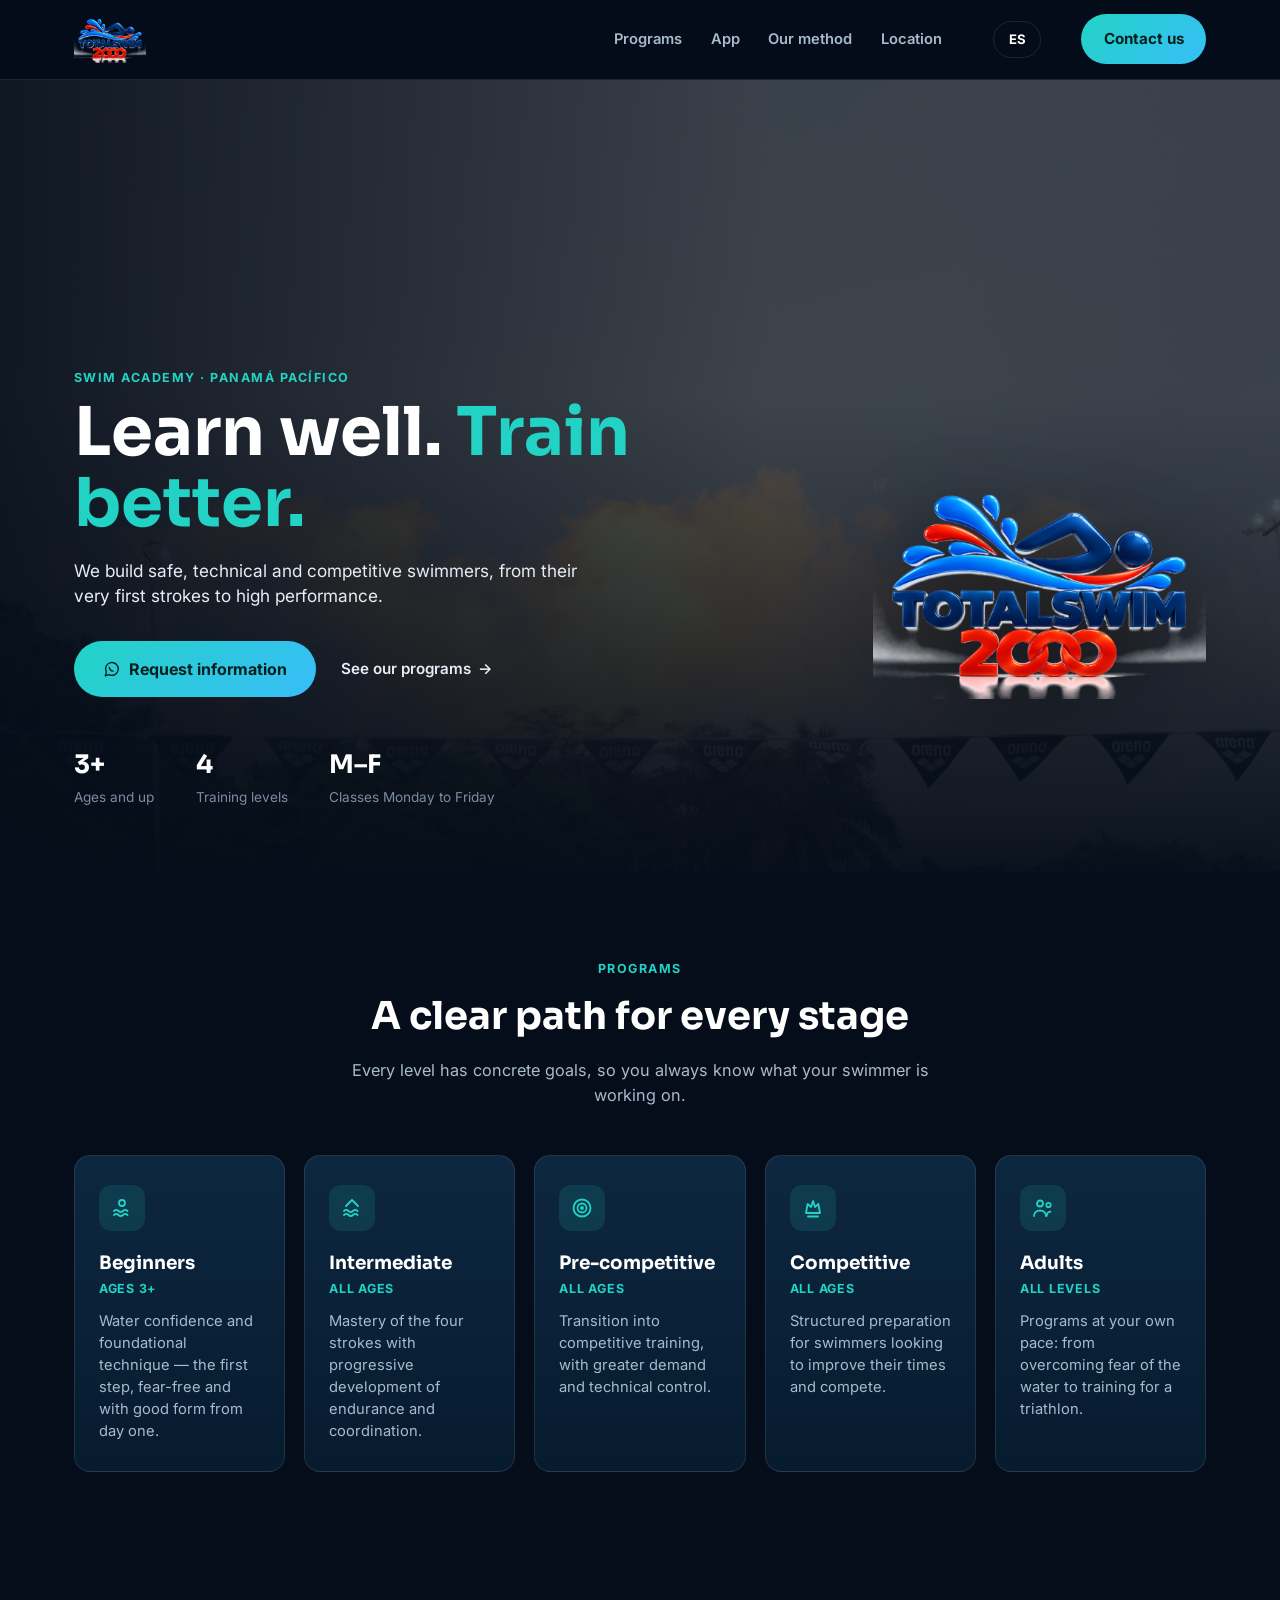
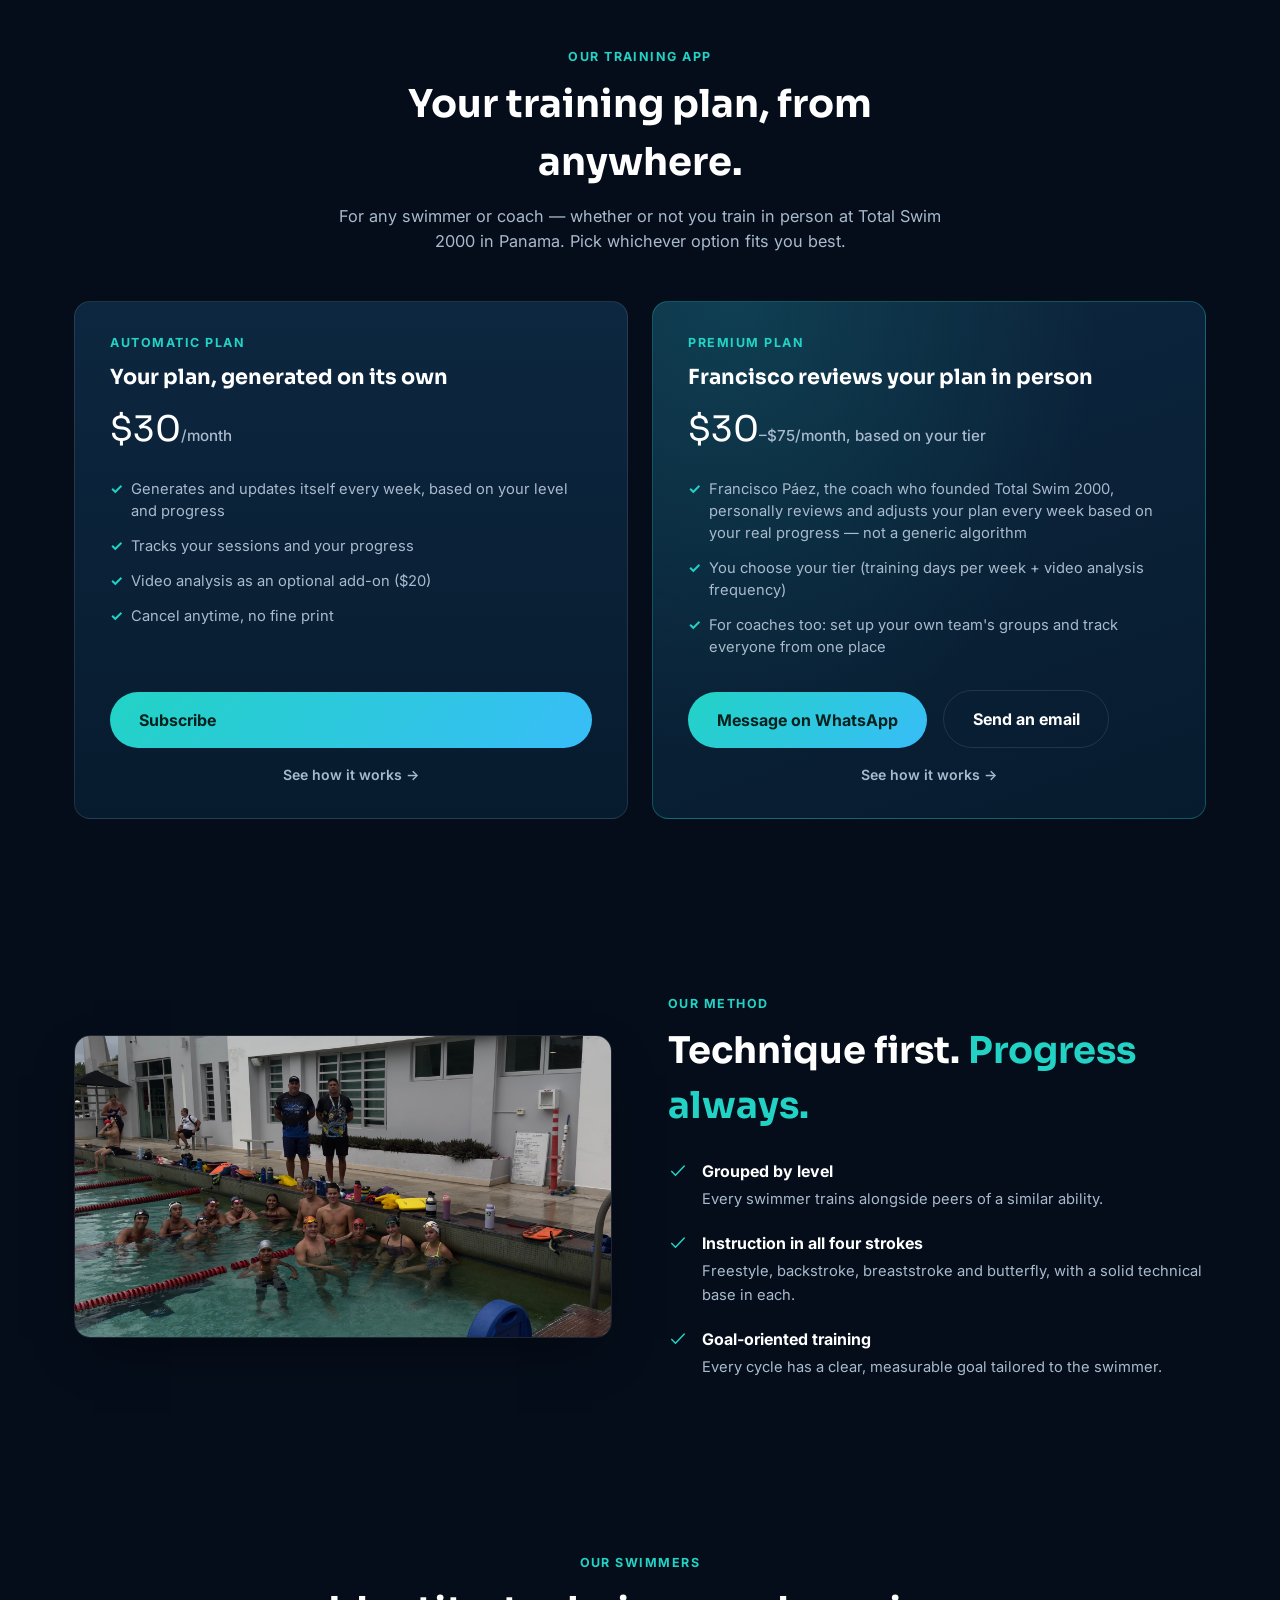
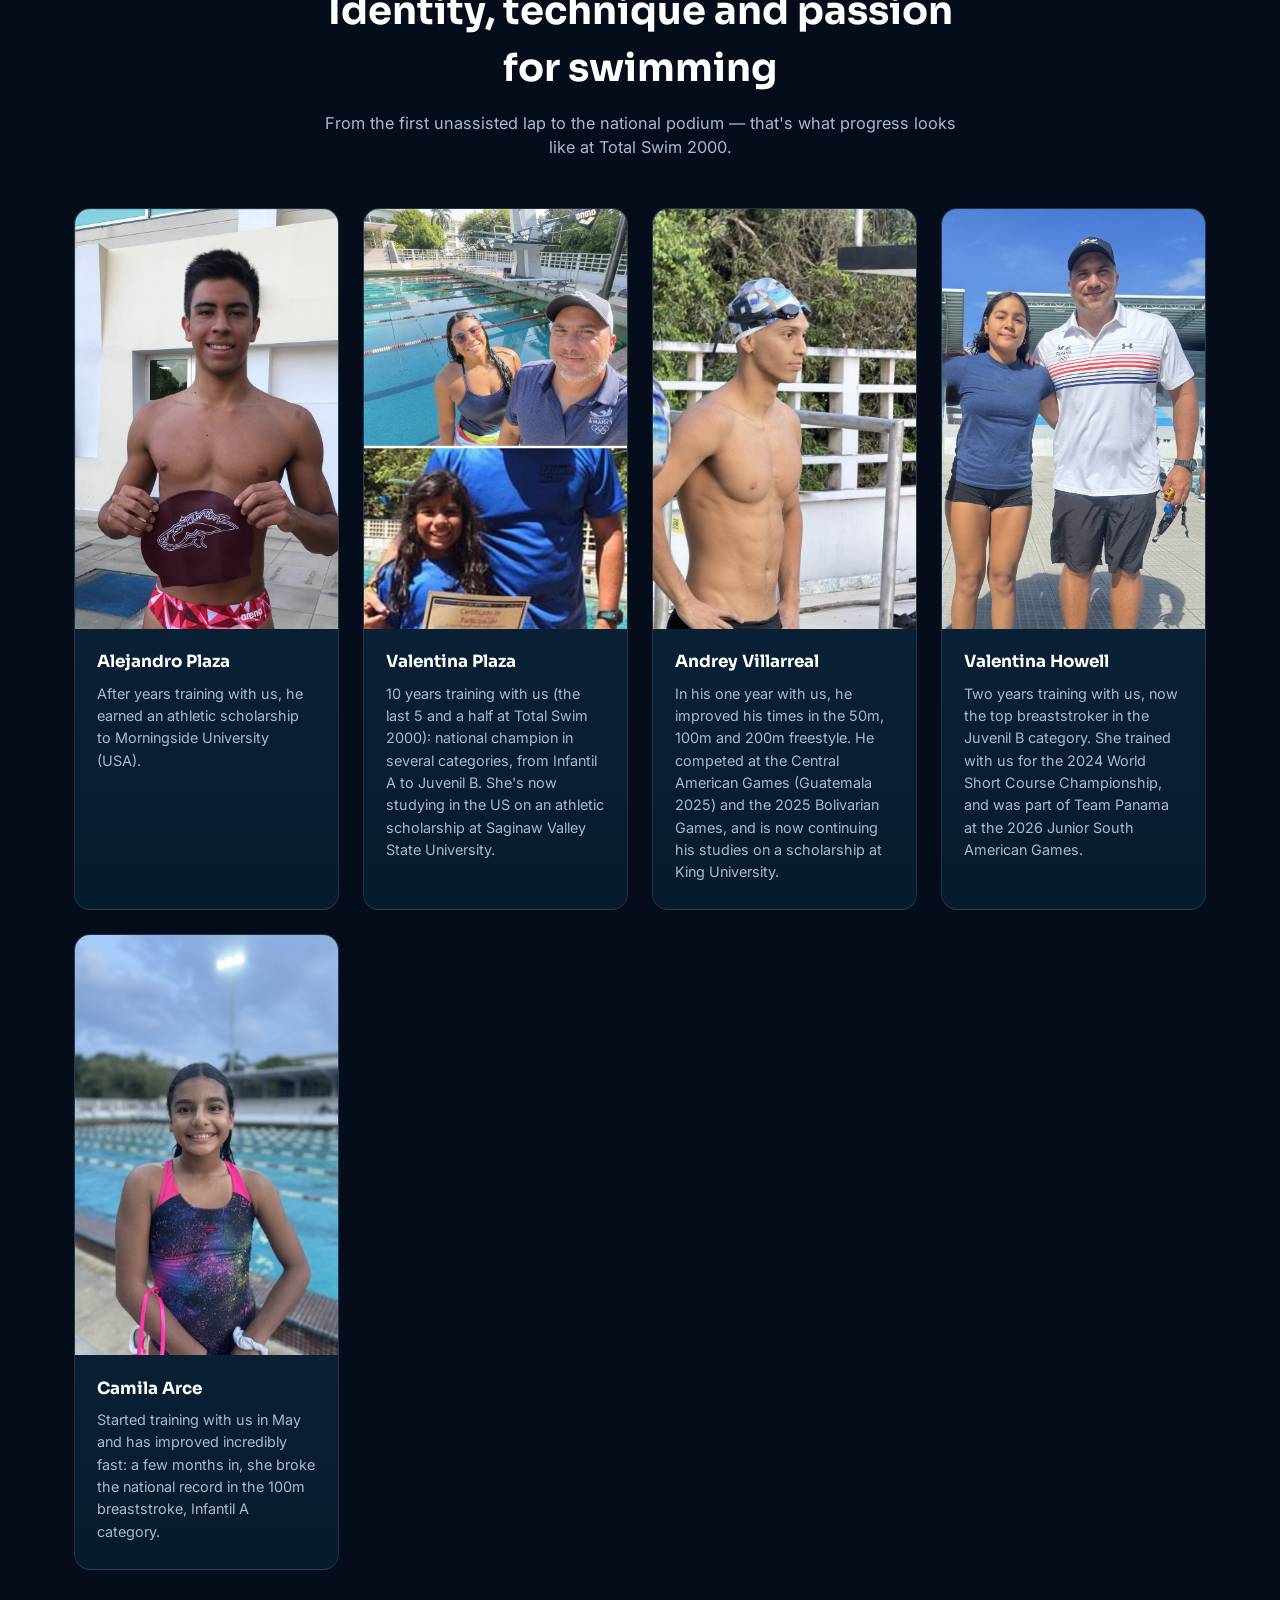
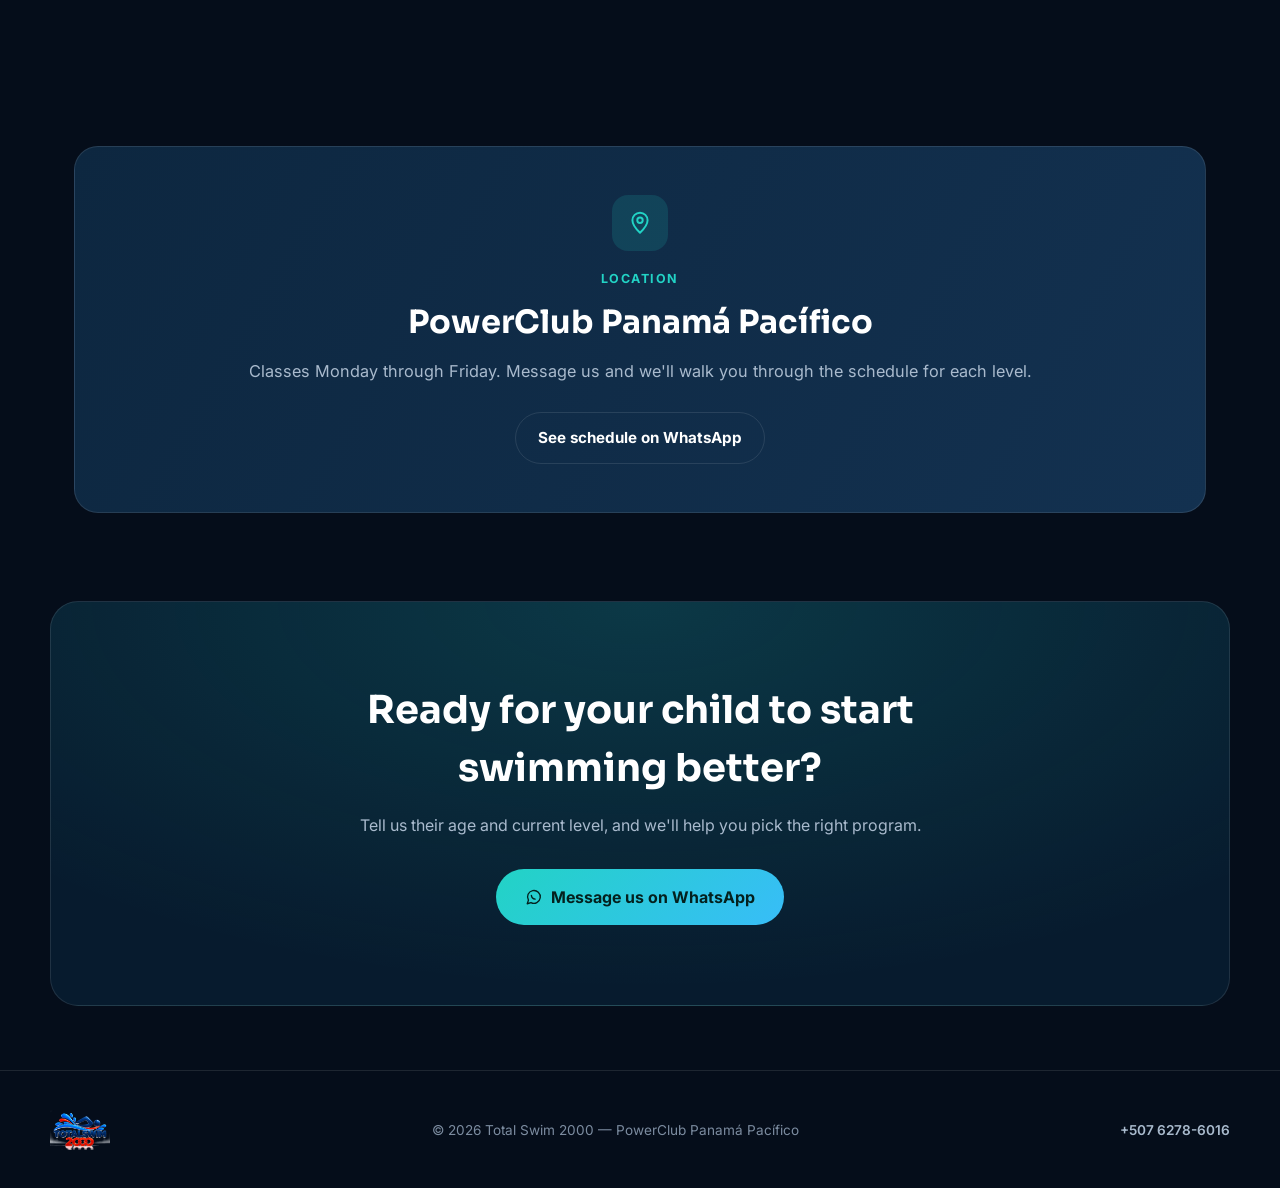
<file: en/index.html>
<!DOCTYPE html>
<html lang="en">
<head>
<meta charset="UTF-8">
<meta name="viewport" content="width=device-width, initial-scale=1, viewport-fit=cover">
<title>Total Swim 2000 · Swim Academy · Panamá Pacífico</title>
<meta name="description" content="We build safe, technical and competitive swimmers, from their very first strokes to high performance. Monday–Friday classes at PowerClub Panamá Pacífico.">
<meta name="theme-color" content="#071B2E">

<link rel="icon" href="/favicon.ico" sizes="any">
<link rel="icon" type="image/png" sizes="16x16" href="../assets/favicon-16.png">
<link rel="icon" type="image/png" sizes="32x32" href="../assets/favicon-32.png">
<link rel="icon" type="image/png" sizes="192x192" href="../assets/favicon-192.png">
<link rel="apple-touch-icon" sizes="180x180" href="../assets/apple-touch-icon.png">

<meta property="og:type" content="website">
<meta property="og:site_name" content="Total Swim 2000">
<meta property="og:url" content="https://totalswim2000.com/en/">
<meta property="og:title" content="Total Swim 2000 · Swim Academy">
<meta property="og:description" content="We build safe, technical and competitive swimmers, from their very first strokes to high performance.">
<meta property="og:image" content="https://totalswim2000.com/assets/photos/team-training.jpg">
<meta name="twitter:card" content="summary_large_image">
<meta name="twitter:title" content="Total Swim 2000 · Swim Academy">
<meta name="twitter:description" content="We build safe, technical and competitive swimmers, from their very first strokes to high performance.">
<meta name="twitter:image" content="https://totalswim2000.com/assets/photos/team-training.jpg">

<link rel="preconnect" href="https://fonts.googleapis.com">
<link rel="preconnect" href="https://fonts.gstatic.com" crossorigin>
<link href="https://fonts.googleapis.com/css2?family=Inter:wght@400;500;600;700;800&family=Sora:wght@600;700;800&display=swap" rel="stylesheet">
<link rel="stylesheet" href="../css/styles.css">
</head>
<body>

<header class="topbar">
  <div class="topbar-inner">
    <a href="#top" class="brand">
      <img src="../assets/logo.png" alt="Total Swim 2000" class="brand-logo">
    </a>
    <nav class="nav-links">
      <a href="#programs">Programs</a>
      <a href="#app">App</a>
      <a href="#method">Our method</a>
      <a href="#location">Location</a>
    </nav>
    <a class="btn btn-outline lang-switch" href="../index.html">ES</a>
    <a class="btn btn-accent nav-cta" href="https://wa.me/50762786016?text=Hi%2C%20I%27d%20like%20information%20about%20Total%20Swim%202000" target="_blank" rel="noopener">Contact us</a>
    <button class="hamburger" id="btn-hamburger" aria-label="Open menu" aria-expanded="false">
      <span></span><span></span><span></span>
    </button>
  </div>
  <nav class="nav-mobile" id="nav-mobile">
    <a href="#programs">Programs</a>
    <a href="#app">App</a>
    <a href="#method">Our method</a>
    <a href="#location">Location</a>
    <a href="../index.html">Leer en español</a>
    <a class="btn btn-accent" href="https://wa.me/50762786016?text=Hi%2C%20I%27d%20like%20information%20about%20Total%20Swim%202000" target="_blank" rel="noopener">Contact us</a>
  </nav>
</header>

<main id="top">

  <section class="hero">
    <div class="hero-media" style="background-image:url('../assets/photos/hero-pool.jpg')"></div>
    <div class="hero-scrim"></div>
    <div class="hero-content">
      <div class="hero-text">
        <p class="eyebrow">Swim Academy · Panamá Pacífico</p>
        <h1>Learn well. <span>Train better.</span></h1>
        <p class="hero-sub">We build safe, technical and competitive swimmers, from their very first strokes to high performance.</p>
        <div class="hero-actions">
          <a class="btn btn-accent btn-lg" href="https://wa.me/50762786016?text=Hi%2C%20I%27d%20like%20information%20about%20Total%20Swim%202000" target="_blank" rel="noopener">
            <svg width="18" height="18" viewBox="0 0 24 24" fill="none" stroke="currentColor" stroke-width="1.8" stroke-linecap="round" stroke-linejoin="round"><path d="M3 21l1.6-4.8A8.5 8.5 0 1 1 8 19.4Z"/><path d="M8.5 9.8c.3 2.6 2.4 4.7 5 5"/></svg>
            Request information
          </a>
          <a class="link-arrow" href="#programs">See our programs <span aria-hidden="true">→</span></a>
        </div>
        <div class="hero-stats">
          <div><strong>3+</strong><span>Ages and up</span></div>
          <div><strong>4</strong><span>Training levels</span></div>
          <div><strong>M–F</strong><span>Classes Monday to Friday</span></div>
        </div>
      </div>
      <div class="hero-logo">
        <img src="../assets/logo.png" alt="Total Swim 2000">
      </div>
    </div>
  </section>

  <section class="section" id="programs">
    <div class="section-head">
      <p class="eyebrow">Programs</p>
      <h2>A clear path for every stage</h2>
      <p class="section-sub">Every level has concrete goals, so you always know what your swimmer is working on.</p>
    </div>
    <div class="programs-grid">
      <article class="program-card">
        <div class="program-icon">
          <svg width="24" height="24" viewBox="0 0 24 24" fill="none" stroke="currentColor" stroke-width="1.8" stroke-linecap="round" stroke-linejoin="round"><path d="M12 21C7 17 4 13.5 4 9.5a4.5 4.5 0 0 1 8-2.8A4.5 4.5 0 0 1 20 9.5c0 4-3 7.5-8 11.5Z" opacity=".0"/><path d="M4 15c1.5-1.5 3-1.5 4.5 0s3 1.5 4.5 0 3-1.5 4.5 0"/><path d="M4 19c1.5-1.5 3-1.5 4.5 0s3 1.5 4.5 0 3-1.5 4.5 0"/><circle cx="12" cy="7" r="3"/></svg>
        </div>
        <h3>Beginners</h3>
        <p class="program-age">Ages 3+</p>
        <p>Water confidence and foundational technique — the first step, fear-free and with good form from day one.</p>
      </article>
      <article class="program-card">
        <div class="program-icon">
          <svg width="24" height="24" viewBox="0 0 24 24" fill="none" stroke="currentColor" stroke-width="1.8" stroke-linecap="round" stroke-linejoin="round"><path d="M4 15c1.5-1.5 3-1.5 4.5 0s3 1.5 4.5 0 3-1.5 4.5 0"/><path d="M4 19c1.5-1.5 3-1.5 4.5 0s3 1.5 4.5 0 3-1.5 4.5 0"/><path d="M7 9l3-4 3 4M13 9l3-4 3 4" opacity=".0"/><path d="M6 10l6-6 6 6"/></svg>
        </div>
        <h3>Intermediate</h3>
        <p class="program-age">All ages</p>
        <p>Mastery of the four strokes with progressive development of endurance and coordination.</p>
      </article>
      <article class="program-card">
        <div class="program-icon">
          <svg width="24" height="24" viewBox="0 0 24 24" fill="none" stroke="currentColor" stroke-width="1.8" stroke-linecap="round" stroke-linejoin="round"><circle cx="12" cy="12" r="8.5"/><circle cx="12" cy="12" r="4.5"/><circle cx="12" cy="12" r="1"/></svg>
        </div>
        <h3>Pre-competitive</h3>
        <p class="program-age">All ages</p>
        <p>Transition into competitive training, with greater demand and technical control.</p>
      </article>
      <article class="program-card">
        <div class="program-icon">
          <svg width="24" height="24" viewBox="0 0 24 24" fill="none" stroke="currentColor" stroke-width="1.8" stroke-linecap="round" stroke-linejoin="round"><path d="M5 17h14l-1.6-9-3.4 3-2-6-2 6-3.4-3Z"/><path d="M7 20.5h10"/></svg>
        </div>
        <h3>Competitive</h3>
        <p class="program-age">All ages</p>
        <p>Structured preparation for swimmers looking to improve their times and compete.</p>
      </article>
      <article class="program-card">
        <div class="program-icon">
          <svg width="24" height="24" viewBox="0 0 24 24" fill="none" stroke="currentColor" stroke-width="1.8" stroke-linecap="round" stroke-linejoin="round"><circle cx="9" cy="7.5" r="3"/><path d="M3 20c0-3.3 2.7-5.5 6-5.5s6 2.2 6 5.5"/><circle cx="17.5" cy="9" r="2.2"/><path d="M15.6 20c.2-2.4 1.7-4 3.9-4.3"/></svg>
        </div>
        <h3>Adults</h3>
        <p class="program-age">All levels</p>
        <p>Programs at your own pace: from overcoming fear of the water to training for a triathlon.</p>
      </article>
    </div>
  </section>

  <section class="section" id="app">
    <div class="section-head">
      <p class="eyebrow">Our training app</p>
      <h2>Your training plan, <span>from anywhere.</span></h2>
      <p class="section-sub">For any swimmer or coach — whether or not you train in person at Total Swim 2000 in Panama. Pick whichever option fits you best.</p>
    </div>
    <div class="plans-grid">
      <article class="plan-card">
        <p class="eyebrow">Automatic Plan</p>
        <h3>Your plan, generated on its own</h3>
        <p class="plan-price">$30<span>/month</span></p>
        <ul class="plan-features">
          <li>Generates and updates itself every week, based on your level and progress</li>
          <li>Tracks your sessions and your progress</li>
          <li>Video analysis as an optional add-on ($20)</li>
          <li>Cancel anytime, no fine print</li>
        </ul>
        <a class="btn btn-accent btn-lg" href="https://go.hotmart.com/V107844077X" target="_blank" rel="noopener">Subscribe</a>
        <a class="plan-howto" href="como-funciona-automatico/">See how it works →</a>
      </article>
      <article class="plan-card plan-card-premium">
        <p class="eyebrow">Premium Plan</p>
        <h3>Francisco reviews your plan in person</h3>
        <p class="plan-price">$30<span>–$75/month, based on your tier</span></p>
        <ul class="plan-features">
          <li>Francisco Páez, the coach who founded Total Swim 2000, personally reviews and adjusts your plan every week based on your real progress — not a generic algorithm</li>
          <li>You choose your tier (training days per week + video analysis frequency)</li>
          <li>For coaches too: set up your own team's groups and track everyone from one place</li>
        </ul>
        <div class="app-promo-actions">
          <a class="btn btn-accent btn-lg" href="https://wa.me/50762786016?text=Hi%2C%20I%27d%20like%20information%20about%20the%20Premium%20plan%20for%20Total%20Swim%202000" target="_blank" rel="noopener">Message on WhatsApp</a>
          <a class="btn btn-outline btn-lg" href="mailto:microappsinteractivas@totalswim2000.com?subject=Total%20Swim%202000%20Premium%20Plan">Send an email</a>
        </div>
        <a class="plan-howto" href="como-funciona/">See how it works →</a>
      </article>
    </div>
  </section>

  <section class="section method" id="method">
    <div class="method-photo">
      <img src="../assets/photos/team-training.jpg" alt="Total Swim 2000 coaches and swimmers at the pool" loading="lazy">
    </div>
    <div class="method-copy">
      <p class="eyebrow">Our method</p>
      <h2>Technique first. <span>Progress always.</span></h2>
      <ul class="method-list">
        <li>
          <svg width="20" height="20" viewBox="0 0 24 24" fill="none" stroke="currentColor" stroke-width="1.8" stroke-linecap="round" stroke-linejoin="round"><path d="M4.5 12.5 9 17l10.5-11"/></svg>
          <div><strong>Grouped by level</strong><span>Every swimmer trains alongside peers of a similar ability.</span></div>
        </li>
        <li>
          <svg width="20" height="20" viewBox="0 0 24 24" fill="none" stroke="currentColor" stroke-width="1.8" stroke-linecap="round" stroke-linejoin="round"><path d="M4.5 12.5 9 17l10.5-11"/></svg>
          <div><strong>Instruction in all four strokes</strong><span>Freestyle, backstroke, breaststroke and butterfly, with a solid technical base in each.</span></div>
        </li>
        <li>
          <svg width="20" height="20" viewBox="0 0 24 24" fill="none" stroke="currentColor" stroke-width="1.8" stroke-linecap="round" stroke-linejoin="round"><path d="M4.5 12.5 9 17l10.5-11"/></svg>
          <div><strong>Goal-oriented training</strong><span>Every cycle has a clear, measurable goal tailored to the swimmer.</span></div>
        </li>
      </ul>
    </div>
  </section>

  <section class="section achievements">
    <div class="section-head">
      <p class="eyebrow">Our swimmers</p>
      <h2>Identity, technique and passion for swimming</h2>
      <p class="section-sub">From the first unassisted lap to the national podium — that's what progress looks like at Total Swim 2000.</p>
    </div>
    <div class="achv-cards">
      <article class="achv-card">
        <img src="../assets/photos/achievement-alejandro-plaza.jpg" alt="Alejandro Plaza, Total Swim 2000 swimmer" loading="lazy">
        <div class="achv-card-body">
          <h3>Alejandro Plaza</h3>
          <p>After years training with us, he earned an athletic scholarship to Morningside University (USA).</p>
        </div>
      </article>
      <article class="achv-card">
        <img src="../assets/photos/achievement-valentina-plaza.jpg" alt="Valentina Plaza, Total Swim 2000 swimmer" loading="lazy">
        <div class="achv-card-body">
          <h3>Valentina Plaza</h3>
          <p>10 years training with us (the last 5 and a half at Total Swim 2000): national champion in several categories, from Infantil A to Juvenil B. She's now studying in the US on an athletic scholarship at Saginaw Valley State University.</p>
        </div>
      </article>
      <article class="achv-card">
        <img src="../assets/photos/achievement-andrey-villarreal.jpg" alt="Andrey Villarreal, Total Swim 2000 swimmer" loading="lazy">
        <div class="achv-card-body">
          <h3>Andrey Villarreal</h3>
          <p>In his one year with us, he improved his times in the 50m, 100m and 200m freestyle. He competed at the Central American Games (Guatemala 2025) and the 2025 Bolivarian Games, and is now continuing his studies on a scholarship at King University.</p>
        </div>
      </article>
      <article class="achv-card">
        <img src="../assets/photos/achievement-valentina-howell.jpg" alt="Valentina Howell, Total Swim 2000 swimmer" loading="lazy">
        <div class="achv-card-body">
          <h3>Valentina Howell</h3>
          <p>Two years training with us, now the top breaststroker in the Juvenil B category. She trained with us for the 2024 World Short Course Championship, and was part of Team Panama at the 2026 Junior South American Games.</p>
        </div>
      </article>
      <article class="achv-card">
        <img src="../assets/photos/achievement-camila-arce.jpg" alt="Camila Arce, Total Swim 2000 swimmer" loading="lazy">
        <div class="achv-card-body">
          <h3>Camila Arce</h3>
          <p>Started training with us in May and has improved incredibly fast: a few months in, she broke the national record in the 100m breaststroke, Infantil A category.</p>
        </div>
      </article>
    </div>
  </section>

  <section class="section location" id="location">
    <div class="location-box">
      <div class="location-icon">
        <svg width="26" height="26" viewBox="0 0 24 24" fill="none" stroke="currentColor" stroke-width="1.8" stroke-linecap="round" stroke-linejoin="round"><path d="M12 21S5 14.4 5 9.5a7 7 0 0 1 14 0C19 14.4 12 21 12 21Z"/><circle cx="12" cy="9.5" r="2.5"/></svg>
      </div>
      <div>
        <p class="eyebrow">Location</p>
        <h2>PowerClub Panamá Pacífico</h2>
        <p class="section-sub">Classes Monday through Friday. Message us and we'll walk you through the schedule for each level.</p>
      </div>
      <a class="btn btn-outline" href="https://wa.me/50762786016?text=Hi%2C%20I%27d%20like%20information%20about%20schedules" target="_blank" rel="noopener">See schedule on WhatsApp</a>
    </div>
  </section>

  <section class="cta-band">
    <h2>Ready for your child to start swimming better?</h2>
    <p>Tell us their age and current level, and we'll help you pick the right program.</p>
    <a class="btn btn-accent btn-lg" href="https://wa.me/50762786016?text=Hi%2C%20I%27d%20like%20information%20about%20Total%20Swim%202000" target="_blank" rel="noopener">
      <svg width="18" height="18" viewBox="0 0 24 24" fill="none" stroke="currentColor" stroke-width="1.8" stroke-linecap="round" stroke-linejoin="round"><path d="M3 21l1.6-4.8A8.5 8.5 0 1 1 8 19.4Z"/><path d="M8.5 9.8c.3 2.6 2.4 4.7 5 5"/></svg>
      Message us on WhatsApp
    </a>
  </section>

</main>

<footer class="site-footer">
  <div class="footer-inner">
    <img src="../assets/logo.png" alt="Total Swim 2000" class="brand-logo footer-logo">
    <p>© 2026 Total Swim 2000 — PowerClub Panamá Pacífico</p>
    <a href="https://wa.me/50762786016" target="_blank" rel="noopener">+507 6278-6016</a>
  </div>
</footer>

<script src="../js/app.js"></script>
</body>
</html>
</file>
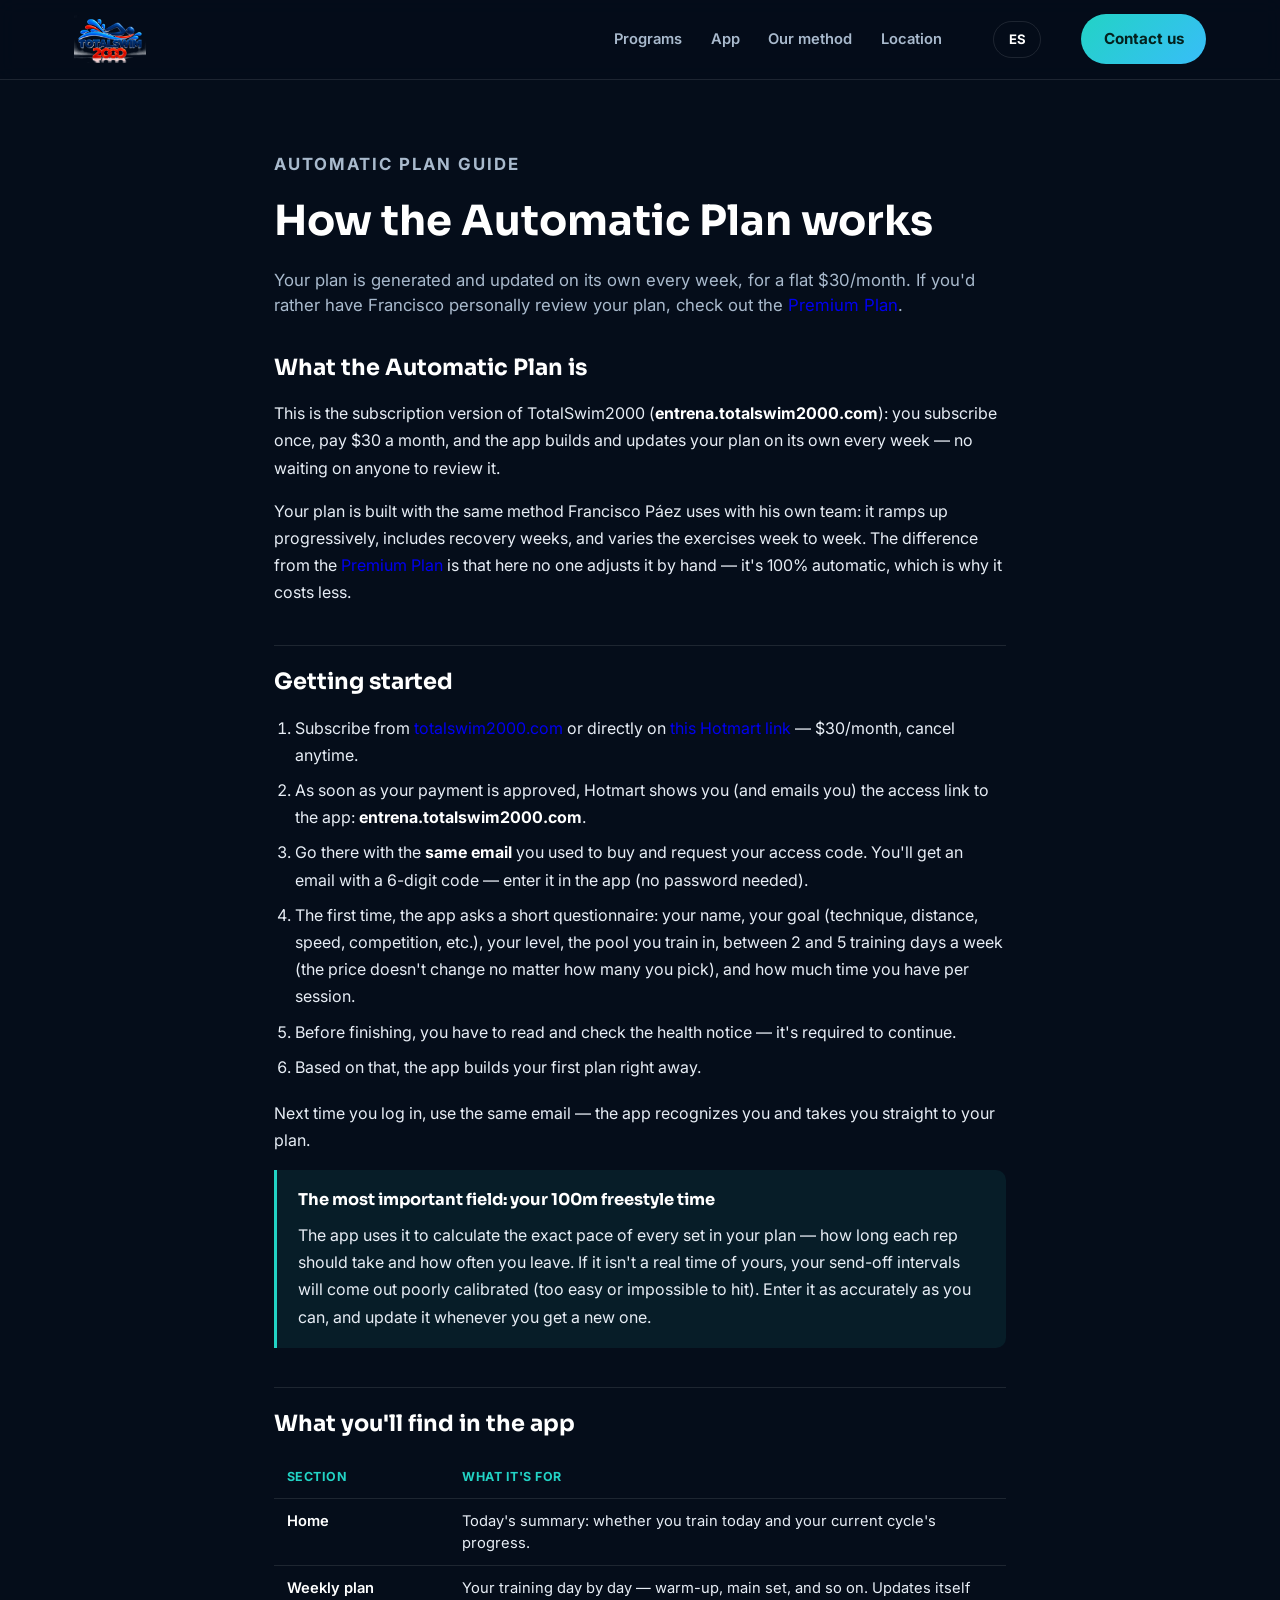
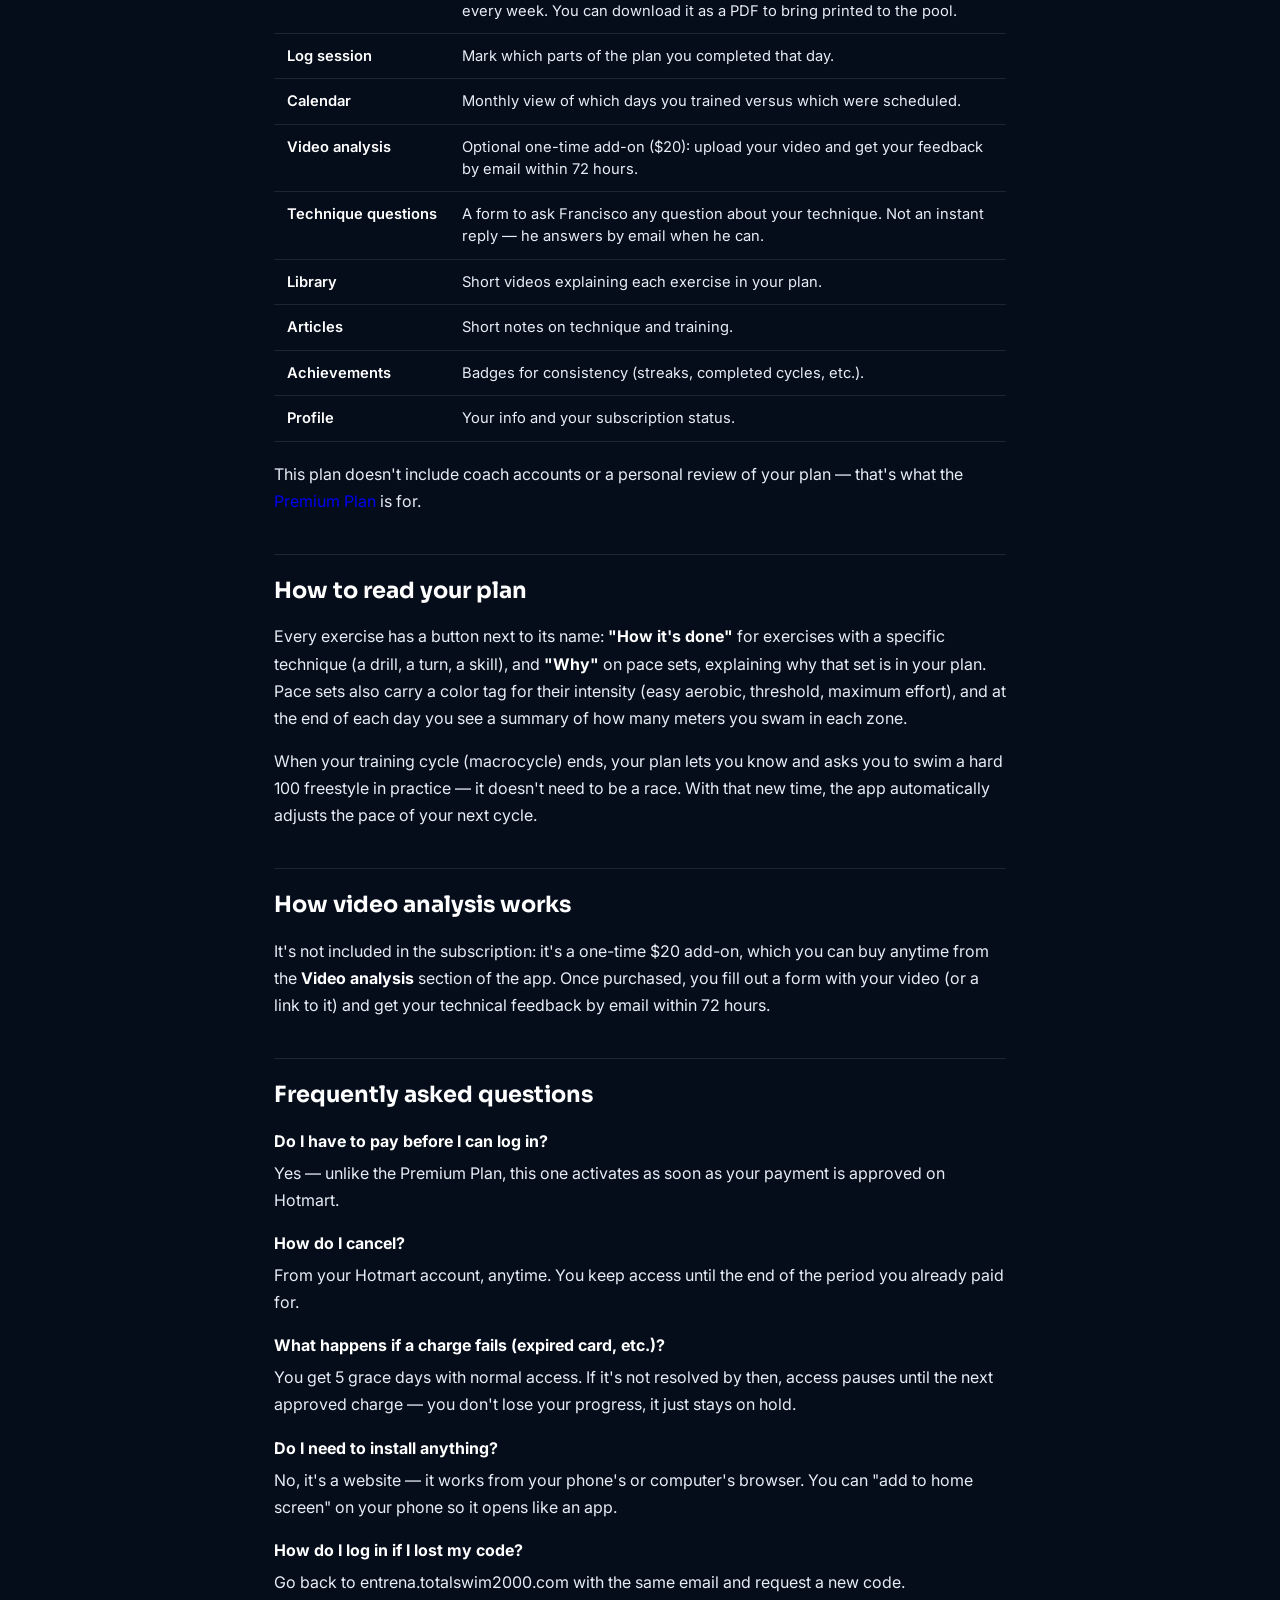
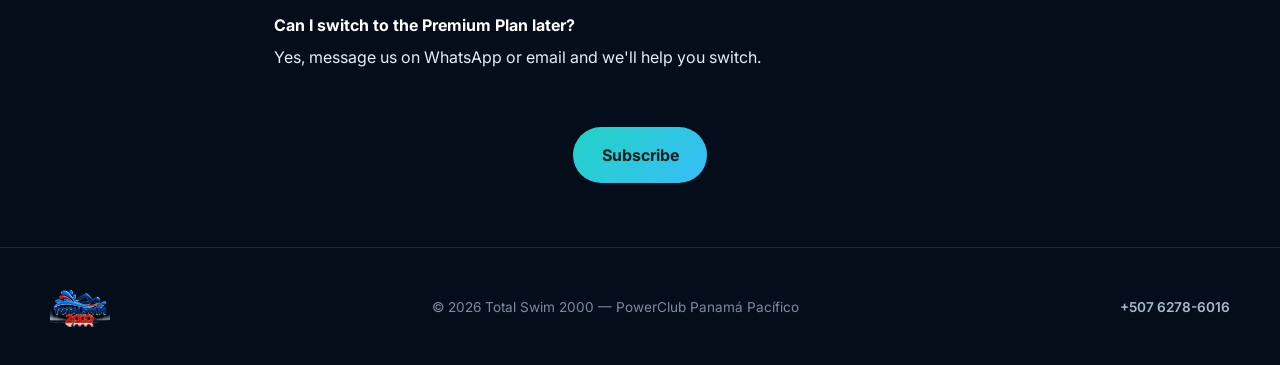
<file: en/como-funciona-automatico/index.html>
<!DOCTYPE html>
<html lang="en">
<head>
<meta charset="UTF-8">
<meta name="viewport" content="width=device-width, initial-scale=1, viewport-fit=cover">
<title>How the Automatic Plan works · Total Swim 2000</title>
<meta name="description" content="Guide to the Total Swim 2000 Automatic Plan: how to subscribe, how to log in, and what you'll find in the app.">
<meta name="theme-color" content="#071B2E">

<link rel="icon" href="/favicon.ico" sizes="any">
<link rel="icon" type="image/png" sizes="16x16" href="../../assets/favicon-16.png">
<link rel="icon" type="image/png" sizes="32x32" href="../../assets/favicon-32.png">
<link rel="icon" type="image/png" sizes="192x192" href="../../assets/favicon-192.png">
<link rel="apple-touch-icon" sizes="180x180" href="../../assets/apple-touch-icon.png">

<meta property="og:type" content="website">
<meta property="og:site_name" content="Total Swim 2000">
<meta property="og:url" content="https://totalswim2000.com/en/como-funciona-automatico/">
<meta property="og:title" content="How the Automatic Plan works · Total Swim 2000">
<meta property="og:description" content="Guide to the Total Swim 2000 Automatic Plan: how to subscribe, how to log in, and what you'll find in the app.">
<meta property="og:image" content="https://totalswim2000.com/assets/photos/team-training.jpg">
<meta name="twitter:card" content="summary_large_image">
<meta name="twitter:title" content="How the Automatic Plan works · Total Swim 2000">
<meta name="twitter:image" content="https://totalswim2000.com/assets/photos/team-training.jpg">

<link rel="preconnect" href="https://fonts.googleapis.com">
<link rel="preconnect" href="https://fonts.gstatic.com" crossorigin>
<link href="https://fonts.googleapis.com/css2?family=Inter:wght@400;500;600;700;800&family=Sora:wght@600;700;800&display=swap" rel="stylesheet">
<link rel="stylesheet" href="../../css/styles.css">
</head>
<body>

<header class="topbar">
  <div class="topbar-inner">
    <a href="../index.html" class="brand">
      <img src="../../assets/logo.png" alt="Total Swim 2000" class="brand-logo">
    </a>
    <nav class="nav-links">
      <a href="../index.html#programs">Programs</a>
      <a href="../index.html#app">App</a>
      <a href="../index.html#method">Our method</a>
      <a href="../index.html#location">Location</a>
    </nav>
    <a class="btn btn-outline lang-switch" href="../../como-funciona-automatico/index.html">ES</a>
    <a class="btn btn-accent nav-cta" href="https://wa.me/50762786016?text=Hi%2C%20I%27d%20like%20information%20about%20Total%20Swim%202000" target="_blank" rel="noopener">Contact us</a>
    <button class="hamburger" id="btn-hamburger" aria-label="Open menu" aria-expanded="false">
      <span></span><span></span><span></span>
    </button>
  </div>
  <nav class="nav-mobile" id="nav-mobile">
    <a href="../index.html#programs">Programs</a>
    <a href="../index.html#app">App</a>
    <a href="../index.html#method">Our method</a>
    <a href="../index.html#location">Location</a>
    <a href="../../como-funciona-automatico/index.html">Leer en español</a>
    <a class="btn btn-accent" href="https://wa.me/50762786016?text=Hi%2C%20I%27d%20like%20information%20about%20Total%20Swim%202000" target="_blank" rel="noopener">Contact us</a>
  </nav>
</header>

<main>
  <div class="article-header">
    <p class="eyebrow">Automatic Plan guide</p>
    <h1>How the Automatic Plan works</h1>
    <p>Your plan is generated and updated on its own every week, for a flat $30/month. If you'd rather have Francisco personally review your plan, check out the <a href="../como-funciona/">Premium Plan</a>.</p>
  </div>

  <article class="prose">
    <h2>What the Automatic Plan is</h2>
    <p>This is the subscription version of TotalSwim2000 (<strong>entrena.totalswim2000.com</strong>): you subscribe once, pay $30 a month, and the app builds and updates your plan on its own every week — no waiting on anyone to review it.</p>
    <p>Your plan is built with the same method Francisco Páez uses with his own team: it ramps up progressively, includes recovery weeks, and varies the exercises week to week. The difference from the <a href="../como-funciona/">Premium Plan</a> is that here no one adjusts it by hand — it's 100% automatic, which is why it costs less.</p>

    <h2>Getting started</h2>
    <ol>
      <li>Subscribe from <a href="../index.html#app">totalswim2000.com</a> or directly on <a href="https://go.hotmart.com/V107844077X" target="_blank" rel="noopener">this Hotmart link</a> — $30/month, cancel anytime.</li>
      <li>As soon as your payment is approved, Hotmart shows you (and emails you) the access link to the app: <strong>entrena.totalswim2000.com</strong>.</li>
      <li>Go there with the <strong>same email</strong> you used to buy and request your access code. You'll get an email with a 6-digit code — enter it in the app (no password needed).</li>
      <li>The first time, the app asks a short questionnaire: your name, your goal (technique, distance, speed, competition, etc.), your level, the pool you train in, between 2 and 5 training days a week (the price doesn't change no matter how many you pick), and how much time you have per session.</li>
      <li>Before finishing, you have to read and check the health notice — it's required to continue.</li>
      <li>Based on that, the app builds your first plan right away.</li>
    </ol>
    <p>Next time you log in, use the same email — the app recognizes you and takes you straight to your plan.</p>

    <div class="callout">
      <h3>The most important field: your 100m freestyle time</h3>
      <p>The app uses it to calculate the exact pace of every set in your plan — how long each rep should take and how often you leave. If it isn't a real time of yours, your send-off intervals will come out poorly calibrated (too easy or impossible to hit). Enter it as accurately as you can, and update it whenever you get a new one.</p>
    </div>

    <h2>What you'll find in the app</h2>
    <table>
      <tr><th>Section</th><th>What it's for</th></tr>
      <tr><td>Home</td><td>Today's summary: whether you train today and your current cycle's progress.</td></tr>
      <tr><td>Weekly plan</td><td>Your training day by day — warm-up, main set, and so on. Updates itself every week. You can download it as a PDF to bring printed to the pool.</td></tr>
      <tr><td>Log session</td><td>Mark which parts of the plan you completed that day.</td></tr>
      <tr><td>Calendar</td><td>Monthly view of which days you trained versus which were scheduled.</td></tr>
      <tr><td>Video analysis</td><td>Optional one-time add-on ($20): upload your video and get your feedback by email within 72 hours.</td></tr>
      <tr><td>Technique questions</td><td>A form to ask Francisco any question about your technique. Not an instant reply — he answers by email when he can.</td></tr>
      <tr><td>Library</td><td>Short videos explaining each exercise in your plan.</td></tr>
      <tr><td>Articles</td><td>Short notes on technique and training.</td></tr>
      <tr><td>Achievements</td><td>Badges for consistency (streaks, completed cycles, etc.).</td></tr>
      <tr><td>Profile</td><td>Your info and your subscription status.</td></tr>
    </table>
    <p>This plan doesn't include coach accounts or a personal review of your plan — that's what the <a href="../como-funciona/">Premium Plan</a> is for.</p>

    <h2>How to read your plan</h2>
    <p>Every exercise has a button next to its name: <strong>"How it's done"</strong> for exercises with a specific technique (a drill, a turn, a skill), and <strong>"Why"</strong> on pace sets, explaining why that set is in your plan. Pace sets also carry a color tag for their intensity (easy aerobic, threshold, maximum effort), and at the end of each day you see a summary of how many meters you swam in each zone.</p>
    <p>When your training cycle (macrocycle) ends, your plan lets you know and asks you to swim a hard 100 freestyle in practice — it doesn't need to be a race. With that new time, the app automatically adjusts the pace of your next cycle.</p>

    <h2>How video analysis works</h2>
    <p>It's not included in the subscription: it's a one-time $20 add-on, which you can buy anytime from the <strong>Video analysis</strong> section of the app. Once purchased, you fill out a form with your video (or a link to it) and get your technical feedback by email within 72 hours.</p>

    <h2>Frequently asked questions</h2>
    <p class="faq-q">Do I have to pay before I can log in?</p>
    <p>Yes — unlike the Premium Plan, this one activates as soon as your payment is approved on Hotmart.</p>
    <p class="faq-q">How do I cancel?</p>
    <p>From your Hotmart account, anytime. You keep access until the end of the period you already paid for.</p>
    <p class="faq-q">What happens if a charge fails (expired card, etc.)?</p>
    <p>You get 5 grace days with normal access. If it's not resolved by then, access pauses until the next approved charge — you don't lose your progress, it just stays on hold.</p>
    <p class="faq-q">Do I need to install anything?</p>
    <p>No, it's a website — it works from your phone's or computer's browser. You can "add to home screen" on your phone so it opens like an app.</p>
    <p class="faq-q">How do I log in if I lost my code?</p>
    <p>Go back to entrena.totalswim2000.com with the same email and request a new code.</p>
    <p class="faq-q">Can I switch to the Premium Plan later?</p>
    <p>Yes, message us on WhatsApp or email and we'll help you switch.</p>

    <div class="cta-inline">
      <a class="btn btn-accent btn-lg" href="https://go.hotmart.com/V107844077X" target="_blank" rel="noopener">Subscribe</a>
    </div>
  </article>
</main>

<footer class="site-footer">
  <div class="footer-inner">
    <img src="../../assets/logo.png" alt="Total Swim 2000" class="brand-logo footer-logo">
    <p>© 2026 Total Swim 2000 — PowerClub Panamá Pacífico</p>
    <a href="https://wa.me/50762786016" target="_blank" rel="noopener">+507 6278-6016</a>
  </div>
</footer>

<script src="../../js/app.js"></script>
</body>
</html>
</file>
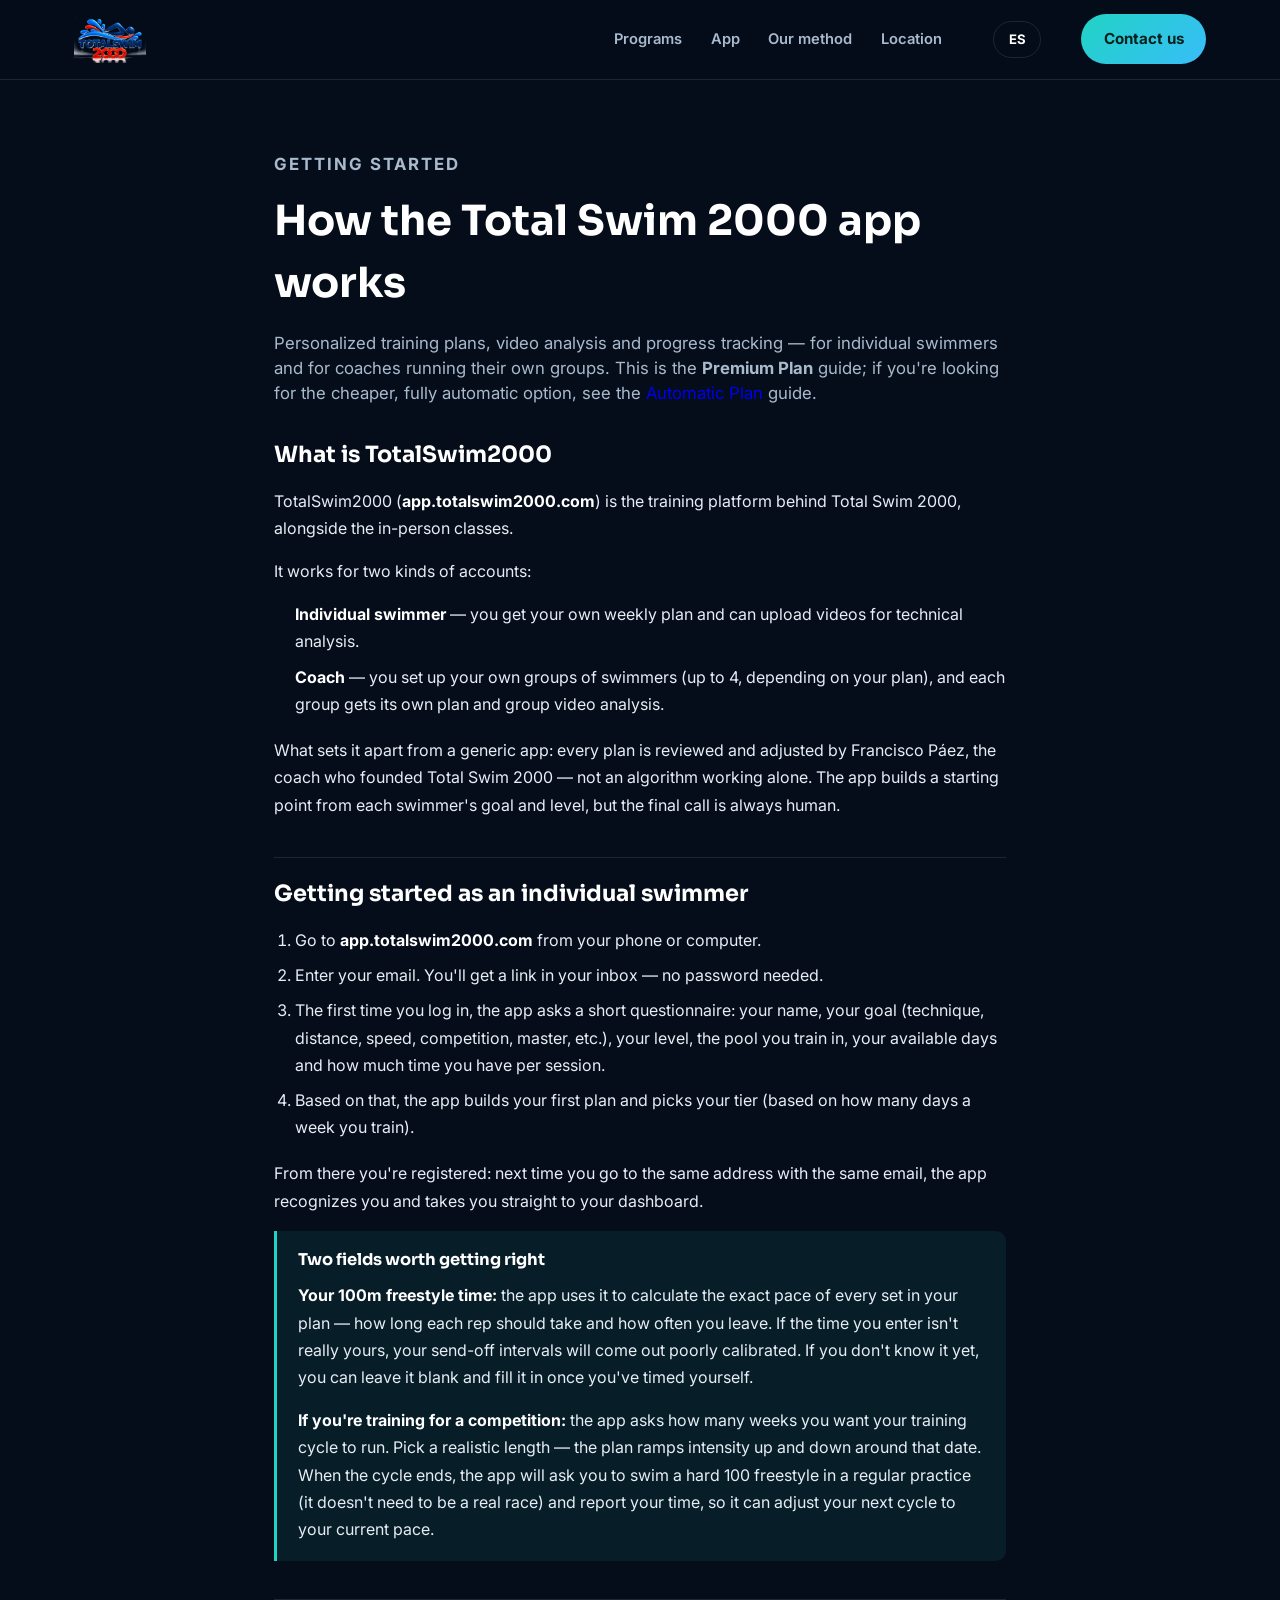
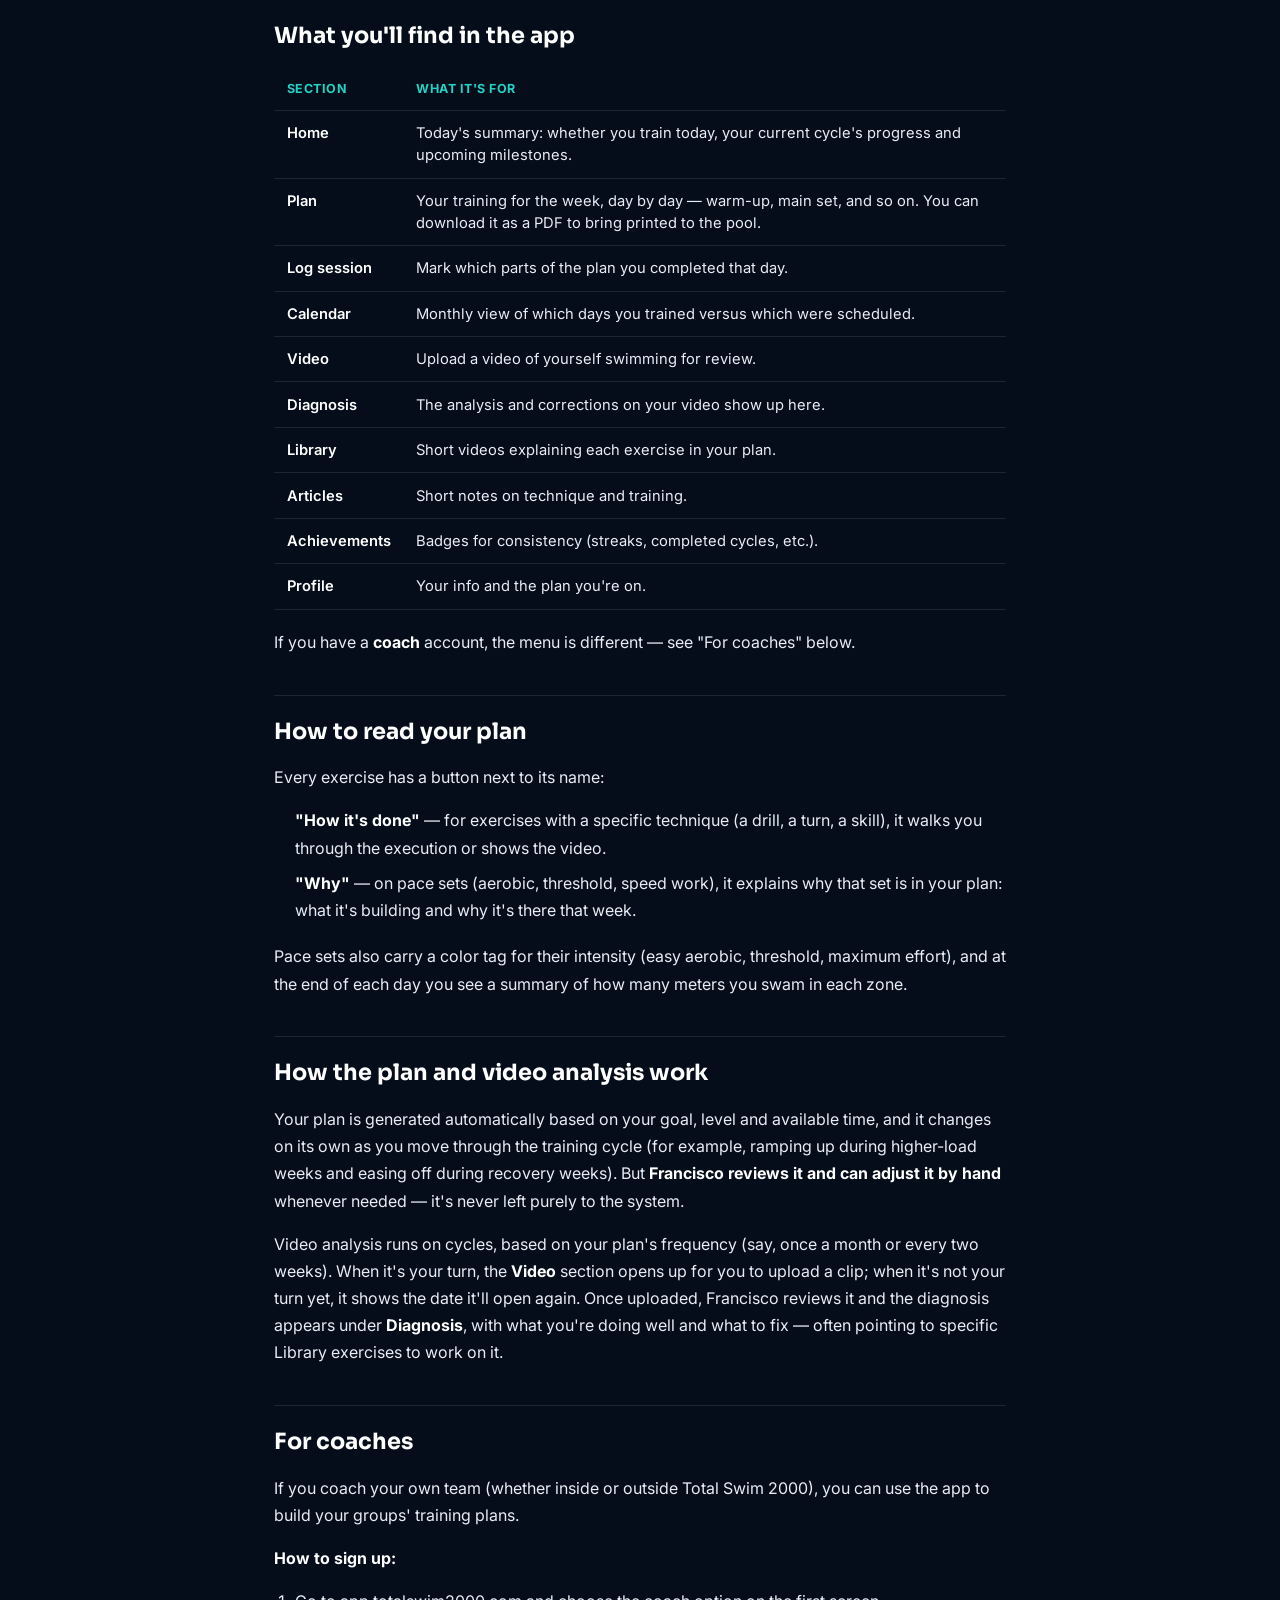
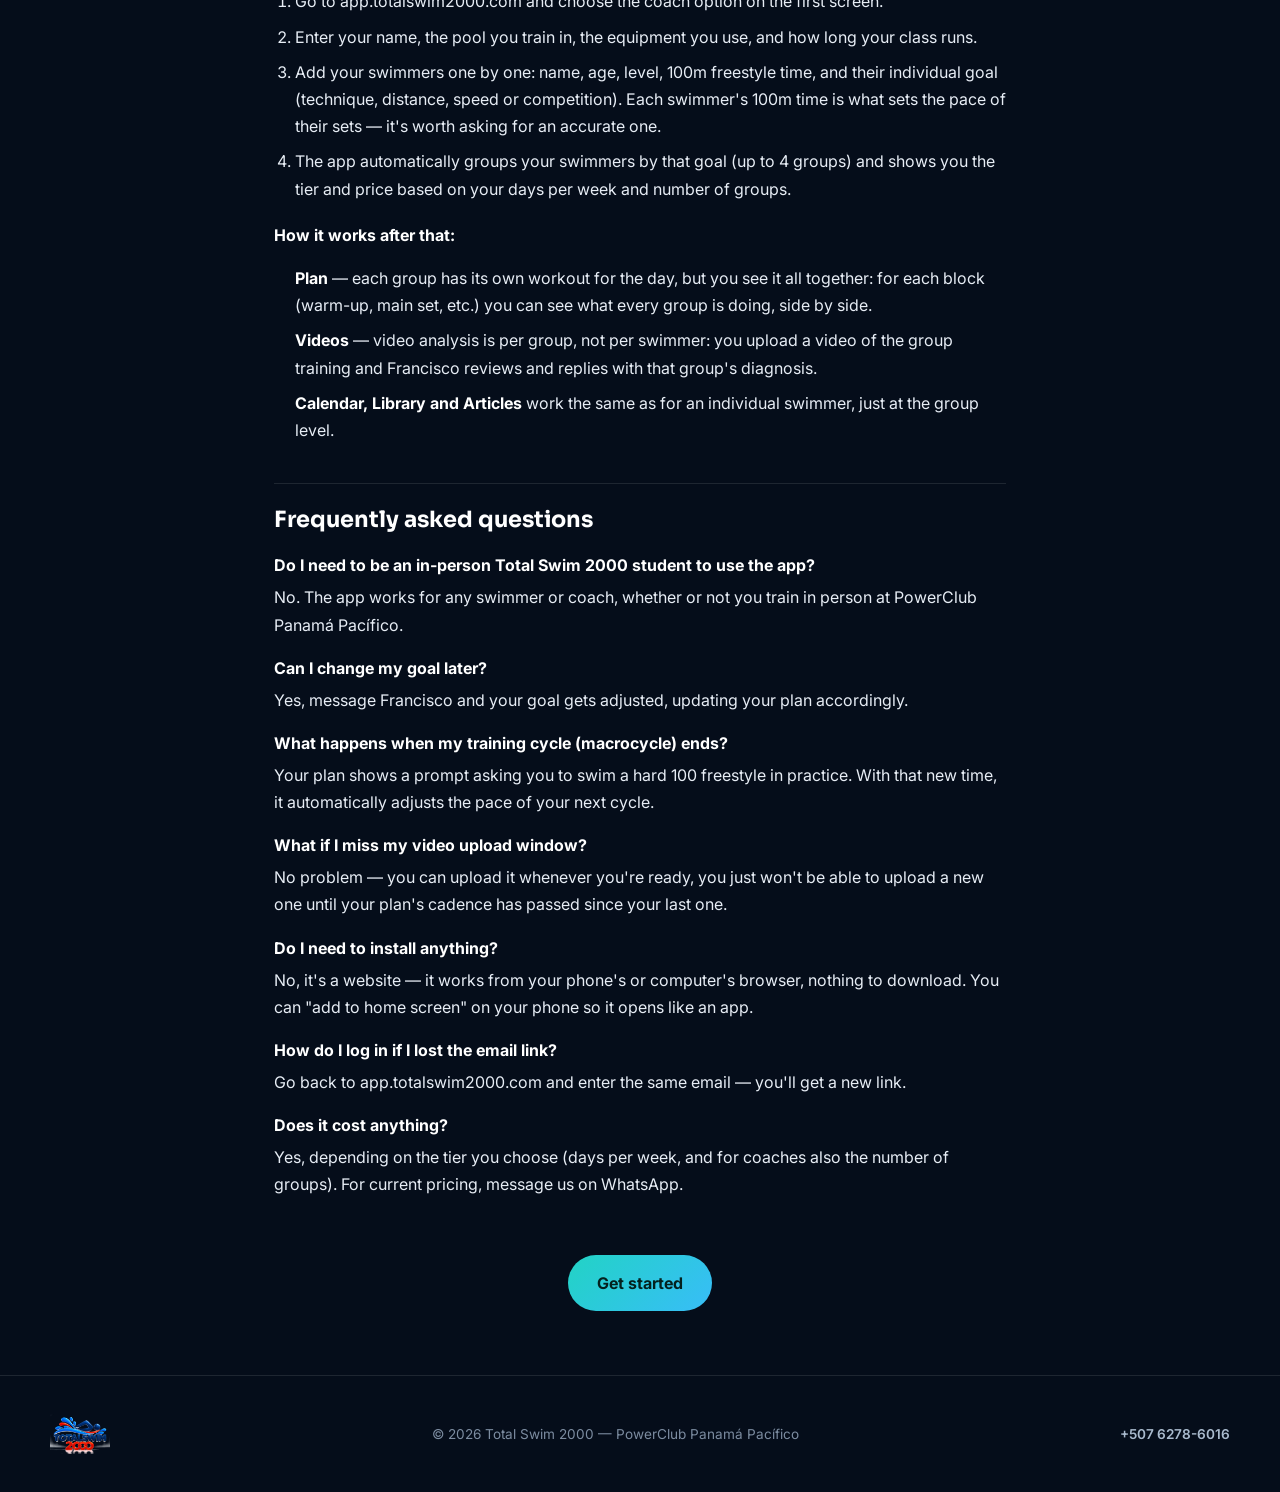
<file: en/como-funciona/index.html>
<!DOCTYPE html>
<html lang="en">
<head>
<meta charset="UTF-8">
<meta name="viewport" content="width=device-width, initial-scale=1, viewport-fit=cover">
<title>How the app works · Total Swim 2000</title>
<meta name="description" content="Getting-started guide for the Total Swim 2000 training app: how to sign up, what you'll find, and how it works for swimmers and coaches.">
<meta name="theme-color" content="#071B2E">

<link rel="icon" href="/favicon.ico" sizes="any">
<link rel="icon" type="image/png" sizes="16x16" href="../../assets/favicon-16.png">
<link rel="icon" type="image/png" sizes="32x32" href="../../assets/favicon-32.png">
<link rel="icon" type="image/png" sizes="192x192" href="../../assets/favicon-192.png">
<link rel="apple-touch-icon" sizes="180x180" href="../../assets/apple-touch-icon.png">

<meta property="og:type" content="website">
<meta property="og:site_name" content="Total Swim 2000">
<meta property="og:url" content="https://totalswim2000.com/en/como-funciona/">
<meta property="og:title" content="How the app works · Total Swim 2000">
<meta property="og:description" content="Getting-started guide for the Total Swim 2000 training app.">
<meta property="og:image" content="https://totalswim2000.com/assets/photos/team-training.jpg">
<meta name="twitter:card" content="summary_large_image">
<meta name="twitter:title" content="How the app works · Total Swim 2000">
<meta name="twitter:image" content="https://totalswim2000.com/assets/photos/team-training.jpg">

<link rel="preconnect" href="https://fonts.googleapis.com">
<link rel="preconnect" href="https://fonts.gstatic.com" crossorigin>
<link href="https://fonts.googleapis.com/css2?family=Inter:wght@400;500;600;700;800&family=Sora:wght@600;700;800&display=swap" rel="stylesheet">
<link rel="stylesheet" href="../../css/styles.css">
</head>
<body>

<header class="topbar">
  <div class="topbar-inner">
    <a href="../index.html" class="brand">
      <img src="../../assets/logo.png" alt="Total Swim 2000" class="brand-logo">
    </a>
    <nav class="nav-links">
      <a href="../index.html#programs">Programs</a>
      <a href="../index.html#app">App</a>
      <a href="../index.html#method">Our method</a>
      <a href="../index.html#location">Location</a>
    </nav>
    <a class="btn btn-outline lang-switch" href="../../como-funciona/index.html">ES</a>
    <a class="btn btn-accent nav-cta" href="https://wa.me/50762786016?text=Hi%2C%20I%27d%20like%20information%20about%20Total%20Swim%202000" target="_blank" rel="noopener">Contact us</a>
    <button class="hamburger" id="btn-hamburger" aria-label="Open menu" aria-expanded="false">
      <span></span><span></span><span></span>
    </button>
  </div>
  <nav class="nav-mobile" id="nav-mobile">
    <a href="../index.html#programs">Programs</a>
    <a href="../index.html#app">App</a>
    <a href="../index.html#method">Our method</a>
    <a href="../index.html#location">Location</a>
    <a href="../../como-funciona/index.html">Leer en español</a>
    <a class="btn btn-accent" href="https://wa.me/50762786016?text=Hi%2C%20I%27d%20like%20information%20about%20Total%20Swim%202000" target="_blank" rel="noopener">Contact us</a>
  </nav>
</header>

<main>
  <div class="article-header">
    <p class="eyebrow">Getting started</p>
    <h1>How the Total Swim 2000 app works</h1>
    <p>Personalized training plans, video analysis and progress tracking — for individual swimmers and for coaches running their own groups. This is the <strong>Premium Plan</strong> guide; if you're looking for the cheaper, fully automatic option, see the <a href="../como-funciona-automatico/">Automatic Plan</a> guide.</p>
  </div>

  <article class="prose">
    <h2>What is TotalSwim2000</h2>
    <p>TotalSwim2000 (<strong>app.totalswim2000.com</strong>) is the training platform behind Total Swim 2000, alongside the in-person classes.</p>
    <p>It works for two kinds of accounts:</p>
    <ul>
      <li><strong>Individual swimmer</strong> — you get your own weekly plan and can upload videos for technical analysis.</li>
      <li><strong>Coach</strong> — you set up your own groups of swimmers (up to 4, depending on your plan), and each group gets its own plan and group video analysis.</li>
    </ul>
    <p>What sets it apart from a generic app: every plan is reviewed and adjusted by Francisco Páez, the coach who founded Total Swim 2000 — not an algorithm working alone. The app builds a starting point from each swimmer's goal and level, but the final call is always human.</p>

    <h2>Getting started as an individual swimmer</h2>
    <ol>
      <li>Go to <strong>app.totalswim2000.com</strong> from your phone or computer.</li>
      <li>Enter your email. You'll get a link in your inbox — no password needed.</li>
      <li>The first time you log in, the app asks a short questionnaire: your name, your goal (technique, distance, speed, competition, master, etc.), your level, the pool you train in, your available days and how much time you have per session.</li>
      <li>Based on that, the app builds your first plan and picks your tier (based on how many days a week you train).</li>
    </ol>
    <p>From there you're registered: next time you go to the same address with the same email, the app recognizes you and takes you straight to your dashboard.</p>

    <div class="callout">
      <h3>Two fields worth getting right</h3>
      <p><strong>Your 100m freestyle time:</strong> the app uses it to calculate the exact pace of every set in your plan — how long each rep should take and how often you leave. If the time you enter isn't really yours, your send-off intervals will come out poorly calibrated. If you don't know it yet, you can leave it blank and fill it in once you've timed yourself.</p>
      <p><strong>If you're training for a competition:</strong> the app asks how many weeks you want your training cycle to run. Pick a realistic length — the plan ramps intensity up and down around that date. When the cycle ends, the app will ask you to swim a hard 100 freestyle in a regular practice (it doesn't need to be a real race) and report your time, so it can adjust your next cycle to your current pace.</p>
    </div>

    <h2>What you'll find in the app</h2>
    <table>
      <tr><th>Section</th><th>What it's for</th></tr>
      <tr><td>Home</td><td>Today's summary: whether you train today, your current cycle's progress and upcoming milestones.</td></tr>
      <tr><td>Plan</td><td>Your training for the week, day by day — warm-up, main set, and so on. You can download it as a PDF to bring printed to the pool.</td></tr>
      <tr><td>Log session</td><td>Mark which parts of the plan you completed that day.</td></tr>
      <tr><td>Calendar</td><td>Monthly view of which days you trained versus which were scheduled.</td></tr>
      <tr><td>Video</td><td>Upload a video of yourself swimming for review.</td></tr>
      <tr><td>Diagnosis</td><td>The analysis and corrections on your video show up here.</td></tr>
      <tr><td>Library</td><td>Short videos explaining each exercise in your plan.</td></tr>
      <tr><td>Articles</td><td>Short notes on technique and training.</td></tr>
      <tr><td>Achievements</td><td>Badges for consistency (streaks, completed cycles, etc.).</td></tr>
      <tr><td>Profile</td><td>Your info and the plan you're on.</td></tr>
    </table>
    <p>If you have a <strong>coach</strong> account, the menu is different — see "For coaches" below.</p>

    <h2>How to read your plan</h2>
    <p>Every exercise has a button next to its name:</p>
    <ul>
      <li><strong>"How it's done"</strong> — for exercises with a specific technique (a drill, a turn, a skill), it walks you through the execution or shows the video.</li>
      <li><strong>"Why"</strong> — on pace sets (aerobic, threshold, speed work), it explains why that set is in your plan: what it's building and why it's there that week.</li>
    </ul>
    <p>Pace sets also carry a color tag for their intensity (easy aerobic, threshold, maximum effort), and at the end of each day you see a summary of how many meters you swam in each zone.</p>

    <h2>How the plan and video analysis work</h2>
    <p>Your plan is generated automatically based on your goal, level and available time, and it changes on its own as you move through the training cycle (for example, ramping up during higher-load weeks and easing off during recovery weeks). But <strong>Francisco reviews it and can adjust it by hand</strong> whenever needed — it's never left purely to the system.</p>
    <p>Video analysis runs on cycles, based on your plan's frequency (say, once a month or every two weeks). When it's your turn, the <strong>Video</strong> section opens up for you to upload a clip; when it's not your turn yet, it shows the date it'll open again. Once uploaded, Francisco reviews it and the diagnosis appears under <strong>Diagnosis</strong>, with what you're doing well and what to fix — often pointing to specific Library exercises to work on it.</p>

    <h2>For coaches</h2>
    <p>If you coach your own team (whether inside or outside Total Swim 2000), you can use the app to build your groups' training plans.</p>
    <p><strong>How to sign up:</strong></p>
    <ol>
      <li>Go to app.totalswim2000.com and choose the coach option on the first screen.</li>
      <li>Enter your name, the pool you train in, the equipment you use, and how long your class runs.</li>
      <li>Add your swimmers one by one: name, age, level, 100m freestyle time, and their individual goal (technique, distance, speed or competition). Each swimmer's 100m time is what sets the pace of their sets — it's worth asking for an accurate one.</li>
      <li>The app automatically groups your swimmers by that goal (up to 4 groups) and shows you the tier and price based on your days per week and number of groups.</li>
    </ol>
    <p><strong>How it works after that:</strong></p>
    <ul>
      <li><strong>Plan</strong> — each group has its own workout for the day, but you see it all together: for each block (warm-up, main set, etc.) you can see what every group is doing, side by side.</li>
      <li><strong>Videos</strong> — video analysis is per group, not per swimmer: you upload a video of the group training and Francisco reviews and replies with that group's diagnosis.</li>
      <li><strong>Calendar, Library and Articles</strong> work the same as for an individual swimmer, just at the group level.</li>
    </ul>

    <h2>Frequently asked questions</h2>
    <p class="faq-q">Do I need to be an in-person Total Swim 2000 student to use the app?</p>
    <p>No. The app works for any swimmer or coach, whether or not you train in person at PowerClub Panamá Pacífico.</p>
    <p class="faq-q">Can I change my goal later?</p>
    <p>Yes, message Francisco and your goal gets adjusted, updating your plan accordingly.</p>
    <p class="faq-q">What happens when my training cycle (macrocycle) ends?</p>
    <p>Your plan shows a prompt asking you to swim a hard 100 freestyle in practice. With that new time, it automatically adjusts the pace of your next cycle.</p>
    <p class="faq-q">What if I miss my video upload window?</p>
    <p>No problem — you can upload it whenever you're ready, you just won't be able to upload a new one until your plan's cadence has passed since your last one.</p>
    <p class="faq-q">Do I need to install anything?</p>
    <p>No, it's a website — it works from your phone's or computer's browser, nothing to download. You can "add to home screen" on your phone so it opens like an app.</p>
    <p class="faq-q">How do I log in if I lost the email link?</p>
    <p>Go back to app.totalswim2000.com and enter the same email — you'll get a new link.</p>
    <p class="faq-q">Does it cost anything?</p>
    <p>Yes, depending on the tier you choose (days per week, and for coaches also the number of groups). For current pricing, message us on WhatsApp.</p>

    <div class="cta-inline">
      <a class="btn btn-accent btn-lg" href="https://app.totalswim2000.com" target="_blank" rel="noopener">Get started</a>
    </div>
  </article>
</main>

<footer class="site-footer">
  <div class="footer-inner">
    <img src="../../assets/logo.png" alt="Total Swim 2000" class="brand-logo footer-logo">
    <p>© 2026 Total Swim 2000 — PowerClub Panamá Pacífico</p>
    <a href="https://wa.me/50762786016" target="_blank" rel="noopener">+507 6278-6016</a>
  </div>
</footer>

<script src="../../js/app.js"></script>
</body>
</html>
</file>
<file: css/styles.css>
:root {
  --navy-950: #050d1a;
  --navy-900: #071b2e;
  --navy-800: #0d2740;
  --navy-700: #133150;
  --ink-0: #ffffff;
  --ink-1: #e7edf5;
  --ink-2: #a9bacd;
  --ink-3: #7c8ca0;
  --accent: #22d3c5;
  --accent-2: #38bdf8;
  --accent-ink: #04211e;
  --border: rgba(255,255,255,.10);
  --radius: 16px;
  --radius-pill: 999px;
  --shadow: 0 20px 50px -20px rgba(0,0,0,.5);
  --font-display: 'Sora', Inter, sans-serif;
  --font-body: 'Inter', sans-serif;
}

* { box-sizing: border-box; }
html { scroll-behavior: smooth; }
body {
  margin: 0;
  background: var(--navy-950);
  color: var(--ink-1);
  font-family: var(--font-body);
  line-height: 1.5;
  -webkit-font-smoothing: antialiased;
}
h1, h2, h3 { font-family: var(--font-display); color: var(--ink-0); margin: 0; }
p { margin: 0; }
a { text-decoration: none; }
img { max-width: 100%; display: block; }
ul { margin: 0; padding: 0; list-style: none; }

.eyebrow {
  text-transform: uppercase;
  letter-spacing: .12em;
  font-size: .78rem;
  font-weight: 700;
  color: var(--accent);
  margin: 0 0 .6rem;
}

/* Buttons */
.btn {
  display: inline-flex; align-items: center; gap: .5rem;
  padding: .85rem 1.4rem; border-radius: var(--radius-pill);
  font-weight: 700; font-size: .95rem; border: none; cursor: pointer;
  transition: transform .15s ease, box-shadow .15s ease, background .15s ease;
}
.btn-accent { background: linear-gradient(135deg, var(--accent), var(--accent-2)); color: var(--accent-ink); }
.btn-accent:hover { transform: translateY(-2px); box-shadow: 0 12px 24px -8px rgba(34,211,197,.45); }
.btn-outline { background: transparent; color: var(--ink-0); border: 1.5px solid var(--border); }
.btn-outline:hover { border-color: var(--accent); color: var(--accent); }
.btn-lg { padding: 1rem 1.8rem; font-size: 1rem; }
.link-arrow { color: var(--ink-1); font-weight: 600; font-size: .95rem; display: inline-flex; align-items: center; gap: .4rem; }
.link-arrow:hover { color: var(--accent); }

/* Topbar */
.topbar {
  position: sticky; top: 0; z-index: 50;
  background: rgba(5,13,26,.78);
  backdrop-filter: blur(10px);
  border-bottom: 1px solid var(--border);
}
.topbar-inner {
  max-width: 1180px; margin: 0 auto; padding: .9rem 1.5rem;
  display: flex; align-items: center; gap: 2rem;
}
.brand { display: flex; align-items: center; color: var(--ink-0); }
.brand-logo { height: 48px; width: auto; }
.footer-logo { height: 40px; }
.nav-links { display: flex; gap: 1.8rem; margin-left: auto; }
.nav-links a { color: var(--ink-2); font-weight: 600; font-size: .92rem; }
.nav-links a:hover { color: var(--ink-0); }
.nav-cta { margin-left: .5rem; }
.lang-switch { padding: .5rem .9rem; font-size: .82rem; margin-left: 1.2rem; }
.hamburger {
  display: none; flex-direction: column; justify-content: center; gap: 5px;
  width: 40px; height: 40px; border-radius: 10px; border: 1px solid var(--border);
  background: transparent; cursor: pointer; margin-left: auto;
}
.hamburger span { display: block; width: 18px; height: 2px; background: var(--ink-0); margin: 0 auto; transition: transform .2s ease, opacity .2s ease; }
.nav-mobile { display: none; flex-direction: column; gap: 1rem; padding: 0 1.5rem 1.2rem; }
.nav-mobile a { color: var(--ink-1); font-weight: 600; padding: .3rem 0; }
.nav-mobile .btn { width: fit-content; margin-top: .4rem; }

@media (max-width: 860px) {
  .nav-links, .nav-cta, .lang-switch { display: none; }
  .hamburger { display: flex; }
  .nav-mobile.open { display: flex; }
}

/* Hero */
.hero { position: relative; min-height: 88vh; display: flex; align-items: flex-end; overflow: hidden; }
.hero-media {
  position: absolute; inset: 0; background-size: cover; background-position: center 30%;
}
.hero-scrim {
  position: absolute; inset: 0;
  background: linear-gradient(180deg, rgba(5,13,26,.55) 0%, rgba(5,13,26,.55) 40%, rgba(5,13,26,.96) 100%),
              linear-gradient(90deg, rgba(5,13,26,.85) 0%, rgba(5,13,26,.25) 60%);
}
.hero-content {
  position: relative; max-width: 1180px; margin: 0 auto; padding: 6rem 1.5rem 4rem; width: 100%;
  display: flex; align-items: center; justify-content: space-between; gap: 2.5rem;
}
.hero-text { flex: 1 1 560px; min-width: 0; }
.hero-logo { flex: 0 0 auto; }
.hero-logo img { width: clamp(220px, 26vw, 400px); height: auto; filter: drop-shadow(0 20px 40px rgba(0,0,0,.45)); }
.hero h1 { font-size: clamp(2.4rem, 5.5vw, 4.2rem); line-height: 1.05; max-width: 16ch; }
.hero h1 span { color: var(--accent); }
.hero-sub { margin-top: 1.2rem; max-width: 46ch; color: var(--ink-1); font-size: 1.08rem; }
.hero-actions { display: flex; align-items: center; gap: 1.6rem; flex-wrap: wrap; margin-top: 2rem; }
.hero-stats { display: flex; gap: 2.6rem; margin-top: 3rem; flex-wrap: wrap; }
.hero-stats strong { display: block; font-family: var(--font-display); font-size: 1.6rem; color: var(--ink-0); }
.hero-stats span { color: var(--ink-3); font-size: .85rem; }

/* Sections */
.section { max-width: 1180px; margin: 0 auto; padding: 5.5rem 1.5rem; }
.section-head { max-width: 640px; margin: 0 auto 3rem; text-align: center; }
.section-head h2 { font-size: clamp(1.7rem, 3vw, 2.4rem); }
.section-sub { color: var(--ink-2); margin-top: .8rem; font-size: 1.02rem; }

/* Programs */
.programs-grid { display: grid; grid-template-columns: repeat(auto-fit, minmax(210px, 1fr)); gap: 1.2rem; }
.program-card {
  background: linear-gradient(180deg, var(--navy-800), var(--navy-900));
  border: 1px solid var(--border); border-radius: var(--radius);
  padding: 1.8rem 1.5rem; transition: transform .18s ease, border-color .18s ease;
}
.program-card:hover { transform: translateY(-4px); border-color: rgba(34,211,197,.4); }
.program-icon {
  width: 46px; height: 46px; border-radius: 12px; display: flex; align-items: center; justify-content: center;
  background: rgba(34,211,197,.12); color: var(--accent); margin-bottom: 1.1rem;
}
.program-card h3 { font-size: 1.15rem; margin-bottom: .2rem; }
.program-age { color: var(--accent); font-size: .78rem; font-weight: 700; text-transform: uppercase; letter-spacing: .06em; margin-bottom: .7rem; }
.program-card p:last-child { color: var(--ink-2); font-size: .92rem; }

/* App promo */
.app-promo-box {
  background: radial-gradient(120% 160% at 15% 0%, rgba(34,211,197,.14), transparent 55%), linear-gradient(160deg, var(--navy-800), var(--navy-900));
  border: 1px solid var(--border); border-radius: 28px; padding: 3rem clamp(1.5rem, 5vw, 4rem);
}
.app-promo-copy { max-width: 720px; }
.app-promo-copy h2 { font-size: clamp(1.7rem, 3.4vw, 2.5rem); margin-bottom: 1rem; }
.app-promo-copy h2 span { color: var(--accent); }
.app-promo-sub { margin: 0 0 2.2rem; text-align: left; }
.app-features { display: flex; flex-direction: column; gap: 1.4rem; margin-bottom: 2.2rem; }
.app-features li { display: flex; gap: 1rem; align-items: flex-start; }
.app-features strong { display: block; color: var(--ink-0); font-size: 1.02rem; margin-bottom: .25rem; }
.app-features span { color: var(--ink-2); font-size: .92rem; }
.app-promo-actions { display: flex; gap: 1rem; flex-wrap: wrap; }

/* Plans (Automático vs Premium) */
.plans-grid { display: grid; grid-template-columns: repeat(auto-fit, minmax(300px, 1fr)); gap: 1.5rem; }
.plan-card {
  background: linear-gradient(180deg, var(--navy-800), var(--navy-900));
  border: 1px solid var(--border); border-radius: var(--radius);
  padding: 2rem clamp(1.5rem, 3vw, 2.2rem); display: flex; flex-direction: column;
}
.plan-card-premium {
  background: radial-gradient(120% 160% at 15% 0%, rgba(34,211,197,.14), transparent 55%), linear-gradient(160deg, var(--navy-800), var(--navy-900));
  border-color: rgba(34,211,197,.3);
}
.plan-card h3 { font-size: 1.3rem; margin: 0 0 .6rem; }
.plan-price { font-family: var(--font-display); font-size: 2.2rem; color: var(--ink-0); margin: 0 0 1.4rem; }
.plan-price span { font-family: var(--font-body); font-size: .95rem; font-weight: 500; color: var(--ink-2); }
.plan-features { display: flex; flex-direction: column; gap: .8rem; margin-bottom: 2rem; }
.plan-features li { color: var(--ink-2); font-size: .92rem; padding-left: 1.3rem; position: relative; }
.plan-features li::before { content: '✓'; position: absolute; left: 0; color: var(--accent); font-weight: 700; }
.plan-card .btn, .plan-card .app-promo-actions { margin-top: auto; }
.plan-howto { display: block; text-align: center; margin-top: 1rem; color: var(--ink-2); font-weight: 600; font-size: .88rem; }
.plan-howto:hover { color: var(--accent); }

/* Method */
.method { display: grid; grid-template-columns: 1fr 1fr; gap: 3.5rem; align-items: center; }
.method-photo img { border-radius: var(--radius); box-shadow: var(--shadow); border: 1px solid var(--border); }
.method-copy h2 { font-size: clamp(1.7rem, 3vw, 2.3rem); margin-bottom: 1.6rem; }
.method-copy h2 span { color: var(--accent); }
.method-list { display: flex; flex-direction: column; gap: 1.3rem; }
.method-list li { display: flex; gap: .9rem; align-items: flex-start; }
.method-list svg { color: var(--accent); flex: none; margin-top: .15rem; }
.method-list strong { display: block; color: var(--ink-0); font-size: 1rem; margin-bottom: .2rem; }
.method-list span { color: var(--ink-2); font-size: .92rem; }

@media (max-width: 860px) {
  .method { grid-template-columns: 1fr; gap: 2rem; }
  .method-photo { order: -1; }
}

/* Achievements */
.achv-cards { display: grid; grid-template-columns: repeat(auto-fit, minmax(230px, 1fr)); gap: 1.5rem; }
.achv-card {
  background: linear-gradient(180deg, var(--navy-800), var(--navy-900));
  border: 1px solid var(--border); border-radius: var(--radius);
  overflow: hidden; display: flex; flex-direction: column;
  transition: transform .18s ease, border-color .18s ease;
}
.achv-card:hover { transform: translateY(-4px); border-color: rgba(34,211,197,.4); }
.achv-card img { width: 100%; height: 420px; object-fit: cover; object-position: top center; display: block; }
.achv-card-body { padding: 1.3rem 1.4rem 1.6rem; }
.achv-card-body h3 { font-size: 1.05rem; margin: 0 0 .5rem; }
.achv-card-body p { color: var(--ink-2); font-size: .9rem; line-height: 1.55; margin: 0; }
@media (max-width: 780px) {
  .achv-card img { height: 360px; }
}

/* Location */
.location-box {
  background: linear-gradient(120deg, var(--navy-800), var(--navy-700));
  border: 1px solid var(--border); border-radius: 24px;
  padding: 3rem; display: flex; flex-direction: column; align-items: center; text-align: center; gap: 1.2rem;
}
.location-icon { width: 56px; height: 56px; border-radius: 16px; background: rgba(34,211,197,.14); color: var(--accent); display: flex; align-items: center; justify-content: center; }
.location-box h2 { font-size: clamp(1.5rem, 3vw, 2rem); margin-top: .3rem; }
.location-box .btn { margin-top: .6rem; }

/* CTA band */
.cta-band {
  text-align: center; padding: 5rem 1.5rem; margin: 0 1.5rem 4rem;
  background: radial-gradient(120% 160% at 50% 0%, rgba(34,211,197,.16), transparent 60%), var(--navy-900);
  border: 1px solid var(--border); border-radius: 28px; max-width: 1180px; margin-inline: auto;
}
.cta-band h2 { font-size: clamp(1.6rem, 3.4vw, 2.4rem); max-width: 26ch; margin: 0 auto; }
.cta-band p { color: var(--ink-2); margin-top: 1rem; }
.cta-band .btn { margin-top: 2rem; }

/* Footer */
.site-footer { border-top: 1px solid var(--border); padding: 2.4rem 1.5rem; }
.footer-inner {
  max-width: 1180px; margin: 0 auto; display: flex; align-items: center; justify-content: space-between;
  flex-wrap: wrap; gap: 1rem; color: var(--ink-3); font-size: .85rem;
}
.footer-inner a { color: var(--ink-2); font-weight: 600; }
.footer-inner a:hover { color: var(--accent); }

@media (max-width: 860px) {
  .hero-content { flex-direction: column; text-align: center; }
  .hero-logo { order: -1; }
  .hero-logo img { width: clamp(160px, 46vw, 260px); }
  .hero h1 { max-width: none; }
  .hero-sub { max-width: none; margin-inline: auto; }
  .hero-actions { justify-content: center; }
  .hero-stats { justify-content: center; }
}

@media (max-width: 600px) {
  .hero-actions { flex-direction: column; align-items: center; gap: 1rem; }
  .hero-stats { gap: 1.6rem; }
  .section { padding: 3.5rem 1.25rem; }
}

/* Página de contenido tipo artículo (Cómo funciona) */
.article-header { max-width: 780px; margin: 0 auto; padding: 3.5rem 1.5rem 1rem; }
.article-header .eyebrow { margin-bottom: .8rem; }
.article-header h1 { font-size: clamp(1.9rem, 4vw, 2.6rem); }
.article-header p { color: var(--ink-2); margin-top: 1rem; font-size: 1.05rem; }
.prose { max-width: 780px; margin: 0 auto; padding: 1rem 1.5rem 4rem; }
.prose h2 { font-size: 1.4rem; margin: 2.4rem 0 1rem; padding-top: 1.2rem; border-top: 1px solid var(--border); }
.prose h2:first-child { margin-top: 0; padding-top: 0; border-top: none; }
.prose p { color: var(--ink-1); line-height: 1.7; margin: 0 0 1rem; }
.prose strong { color: var(--ink-0); }
.prose ul, .prose ol { margin: 0 0 1.2rem; padding-left: 1.3rem; color: var(--ink-1); line-height: 1.7; }
.prose li { margin-bottom: .5rem; }
.prose table { width: 100%; border-collapse: collapse; margin: 0 0 1.2rem; font-size: .92rem; }
.prose th, .prose td { text-align: left; padding: .7rem .8rem; border-bottom: 1px solid var(--border); vertical-align: top; }
.prose th { color: var(--accent); font-size: .78rem; text-transform: uppercase; letter-spacing: .04em; }
.prose td:first-child { color: var(--ink-0); font-weight: 600; white-space: nowrap; }
.prose .faq-q { color: var(--ink-0); font-weight: 700; margin-bottom: .3rem; }
.prose .cta-inline { text-align: center; padding: 2.5rem 0 0; }
.prose .callout { background: rgba(34,211,197,.08); border-left: 3px solid var(--accent); border-radius: 0 10px 10px 0; padding: 1.1rem 1.3rem; margin: 0 0 1.2rem; }
.prose .callout p:last-child { margin-bottom: 0; }
.prose .callout h3 { color: var(--ink-0); font-size: 1.02rem; margin: 0 0 .6rem; }
</file>
